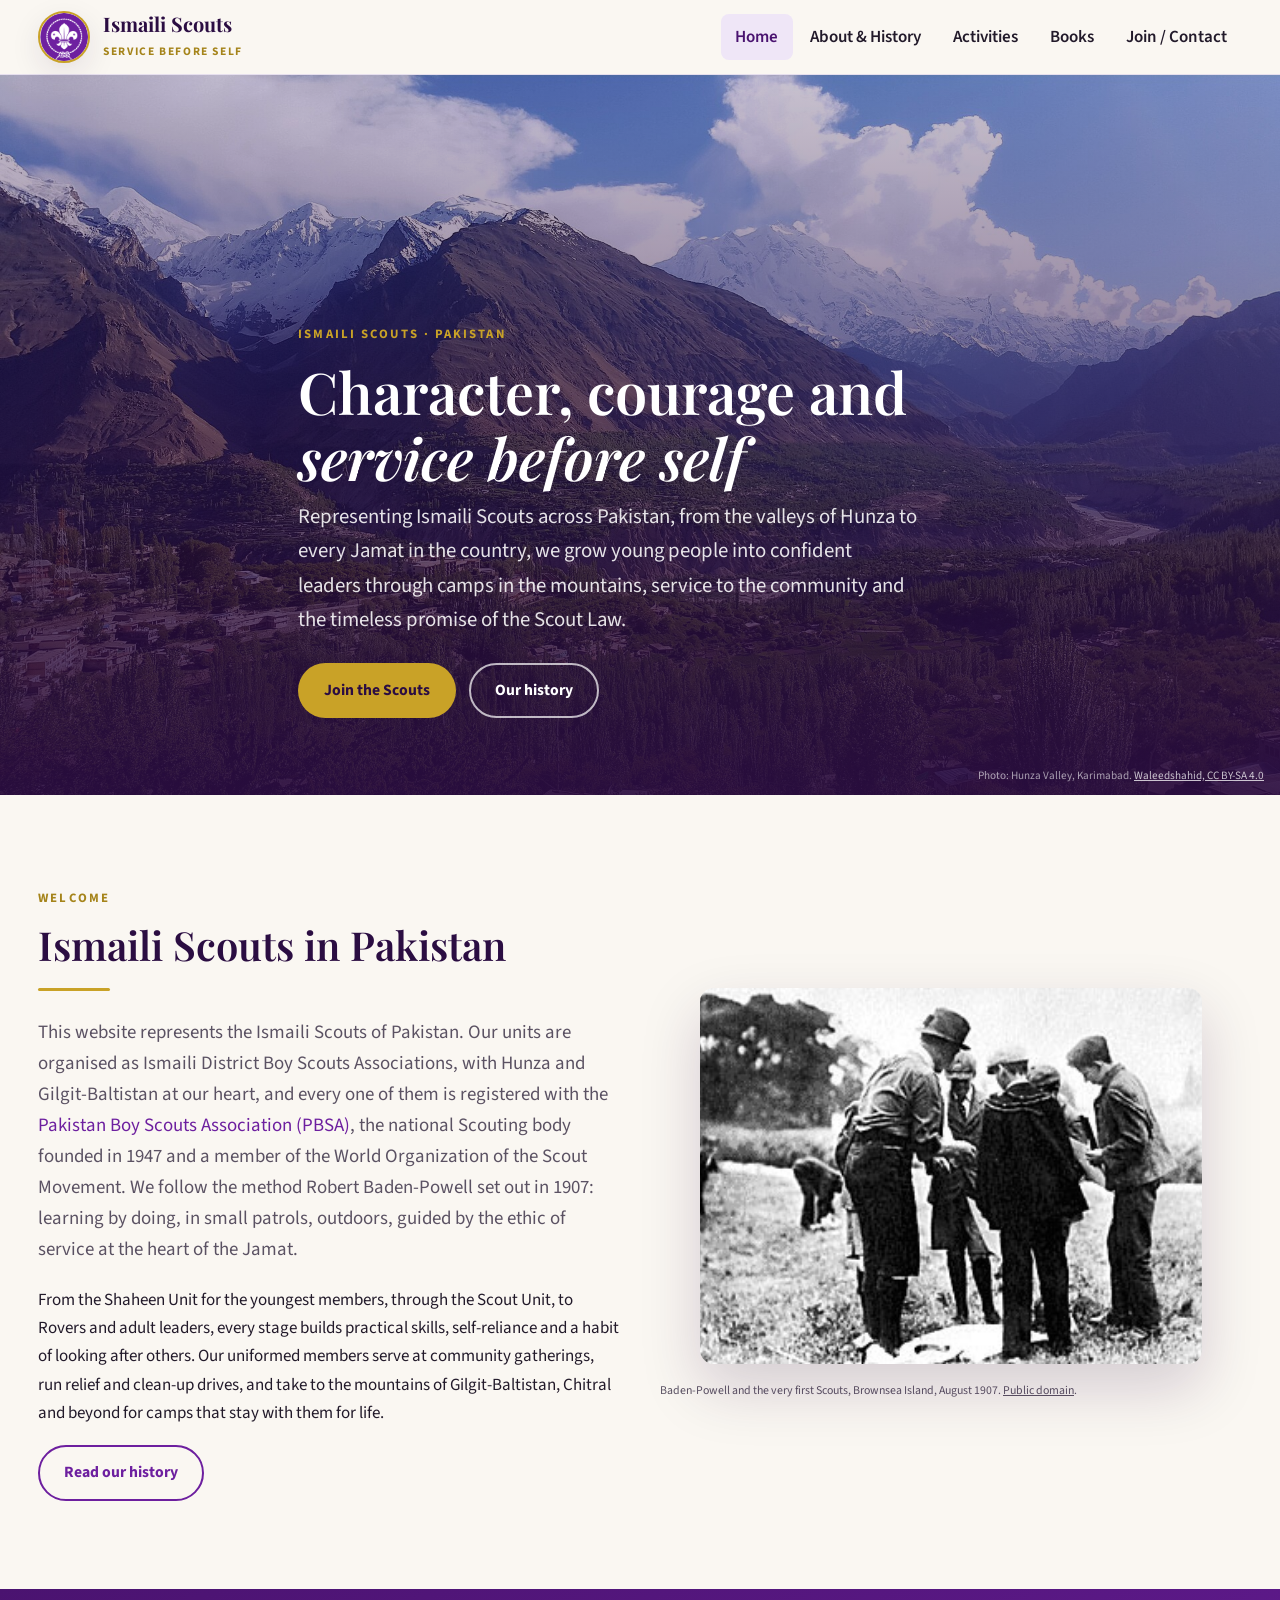
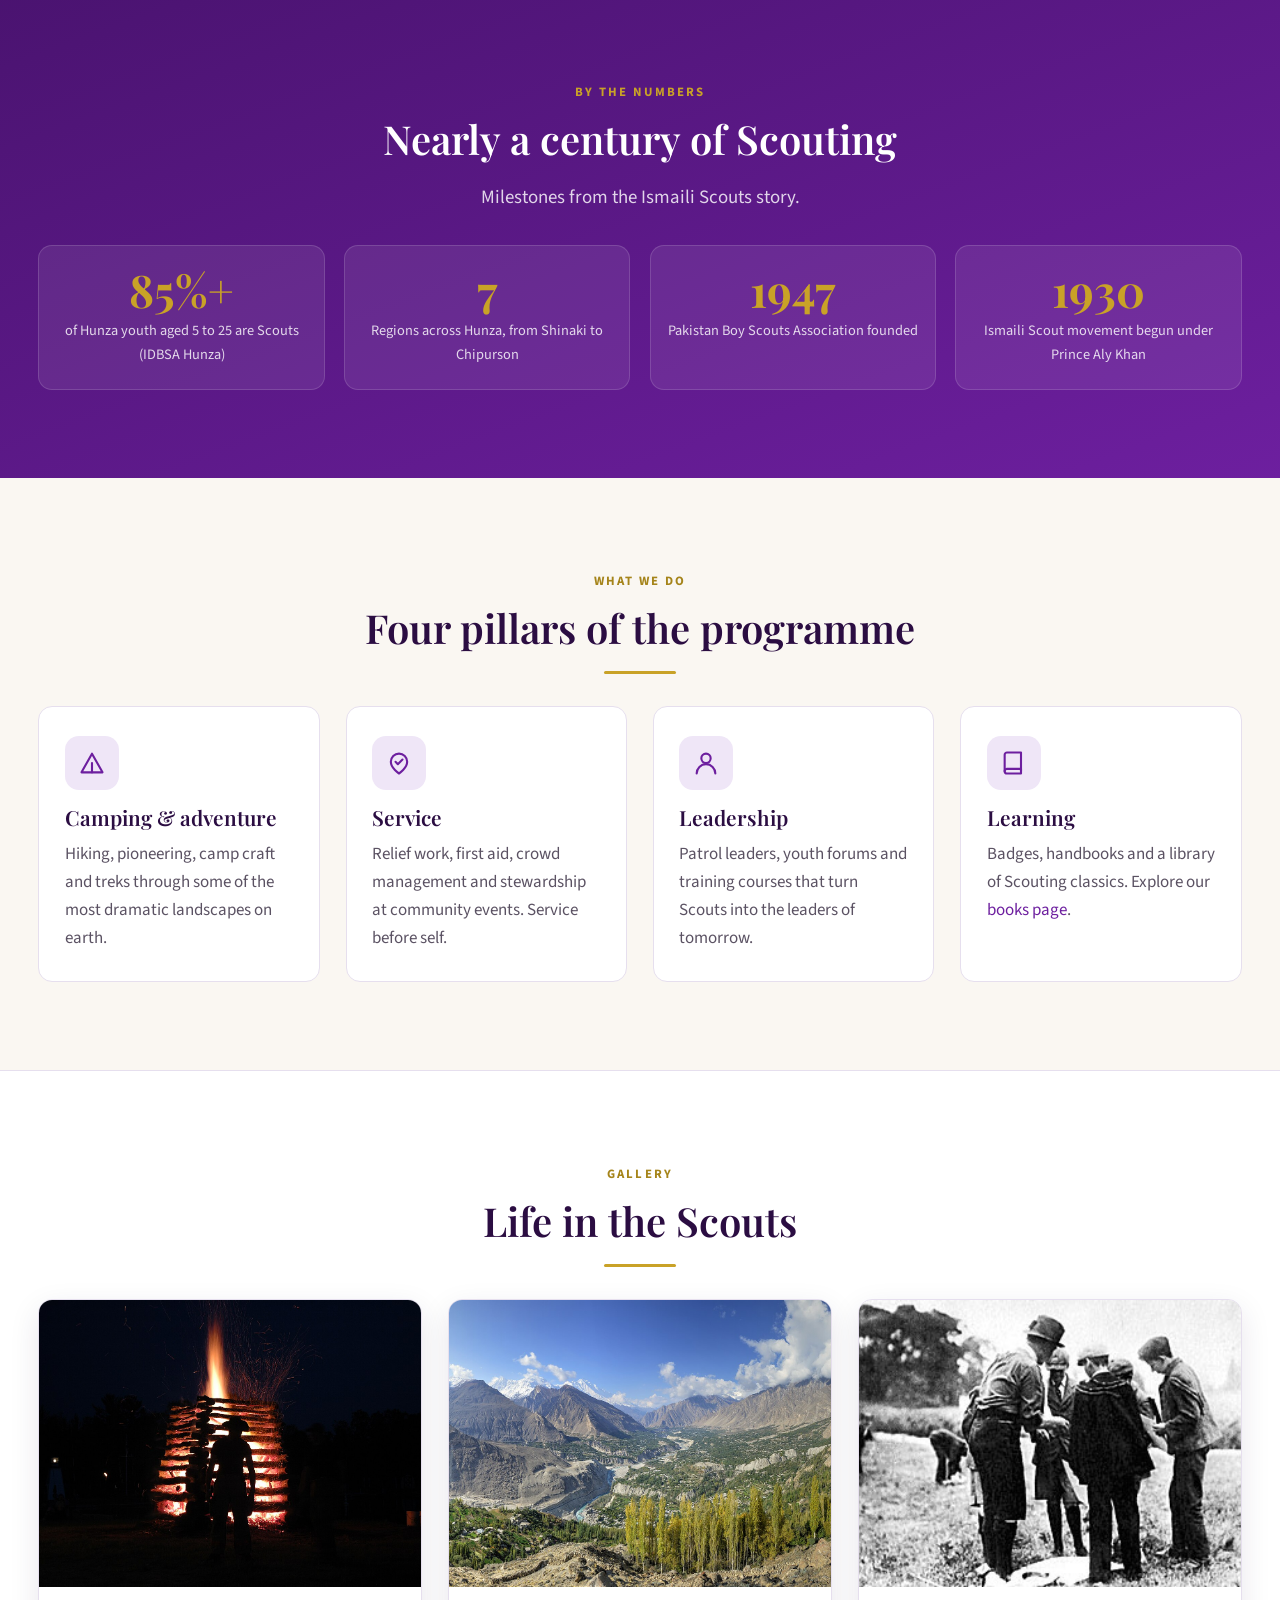
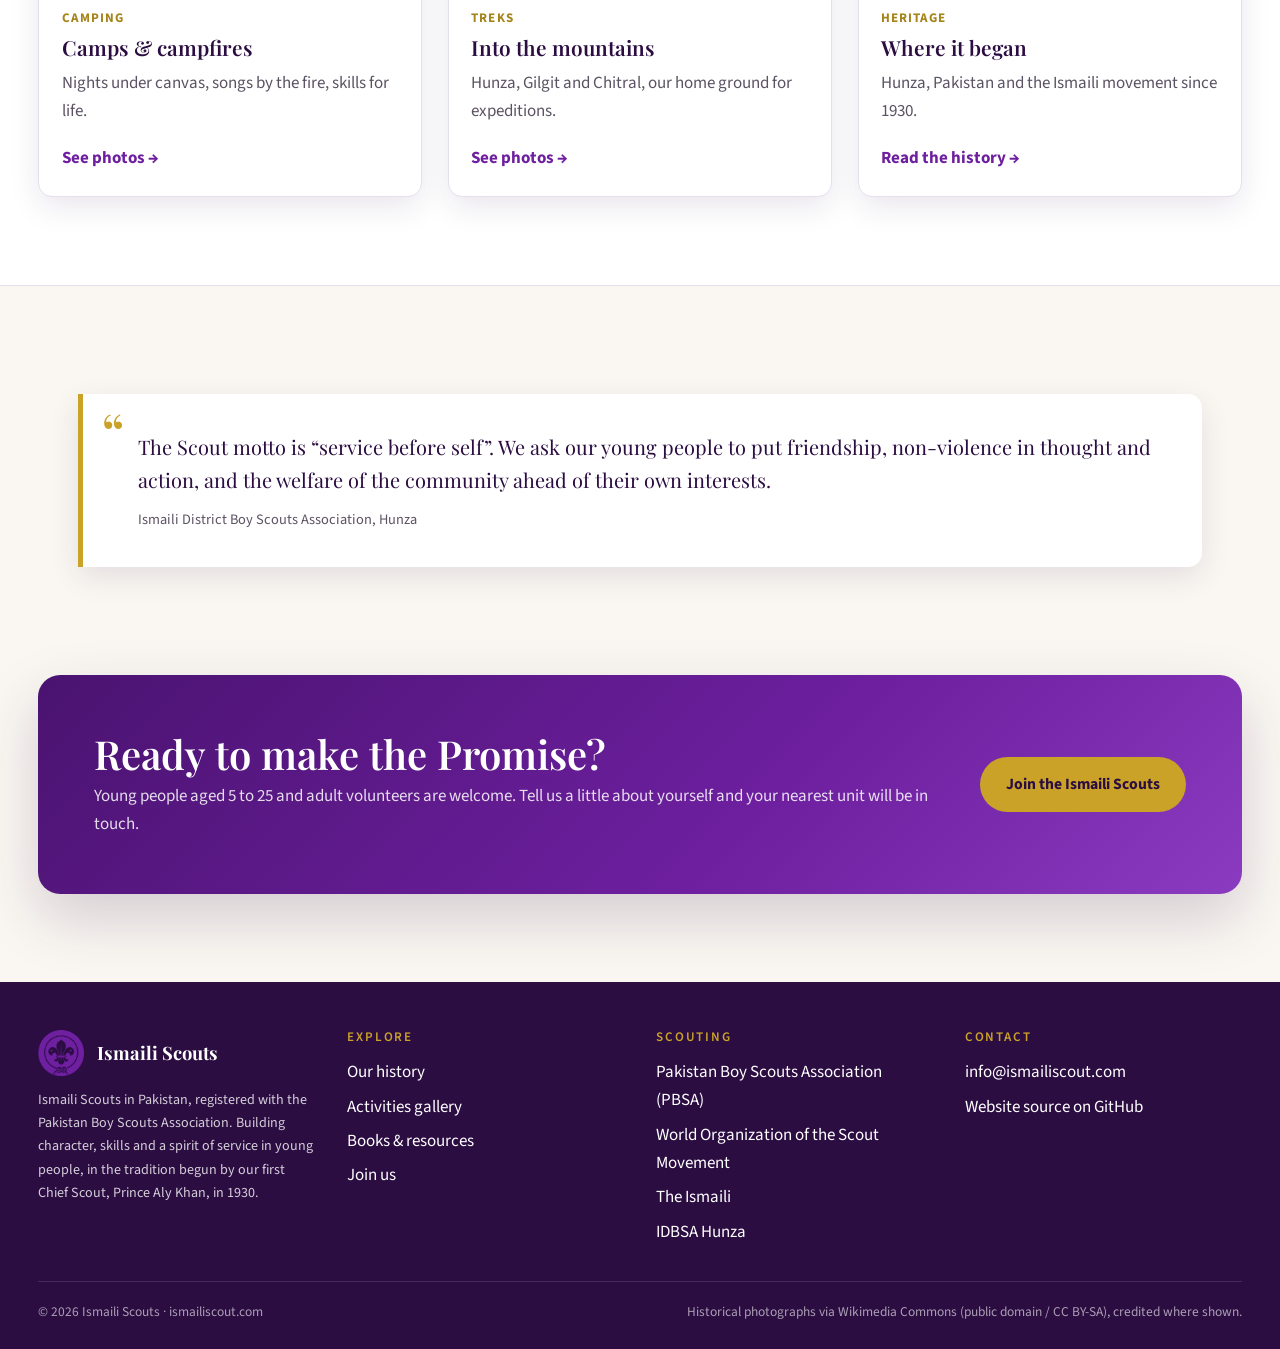
<file: public/index.html>
<!DOCTYPE html>
<html lang="en">
<head>
<meta charset="utf-8">
<meta name="viewport" content="width=device-width, initial-scale=1">
<title>Ismaili Scouts | Service before self</title>
<meta name="description" content="Ismaili Scouts in Pakistan: activities, history, books and how to join. Registered with the Pakistan Boy Scouts Association.">
<meta name="theme-color" content="#6d1f9f">
<link rel="icon" href="icons/favicon.ico" sizes="any">
<link rel="icon" type="image/png" sizes="32x32" href="icons/favicon-32.png">
<link rel="apple-touch-icon" href="icons/apple-touch-icon.png">
<link rel="manifest" href="site.webmanifest">
<meta property="og:title" content="Ismaili Scouts | Service before self">
<meta property="og:description" content="Ismaili Scouts in Pakistan: activities, history, books and how to join. Registered with the Pakistan Boy Scouts Association.">
<meta property="og:image" content="https://ismailiscout.com/icons/icon-512.png">
<meta property="og:type" content="website">
<link rel="preconnect" href="https://fonts.googleapis.com">
<link rel="preconnect" href="https://fonts.gstatic.com" crossorigin>
<link href="https://fonts.googleapis.com/css2?family=Playfair+Display:wght@500;600;700&family=Source+Sans+3:wght@400;600;700&display=swap" rel="stylesheet">
<link rel="stylesheet" href="css/style.css">

</head>
<body>
<a class="skip" href="#main">Skip to content</a>
<header class="site-header">
  <nav class="wrap nav" aria-label="Main">
    <a class="brand" href="index.html">
      <img src="icons/badge-round.png" alt="Ismaili Scouts badge">
      <span><span class="brand__name">Ismaili Scouts</span><span class="brand__tag">Service before self</span></span>
    </a>
    <button class="nav__toggle" aria-expanded="false" aria-controls="navlinks" aria-label="Open menu">
      <svg viewBox="0 0 24 24" fill="none" stroke="currentColor" stroke-width="2" stroke-linecap="round"><path d="M4 7h16M4 12h16M4 17h16"/></svg>
    </button>
    <ul class="nav__links" id="navlinks">
      <li><a href="index.html">Home</a></li>
      <li><a href="about.html">About &amp; History</a></li>
      <li><a href="activities.html">Activities</a></li>
      <li><a href="books.html">Books</a></li>
      <li><a href="contact.html">Join / Contact</a></li>
    </ul>
  </nav>
</header>
<main id="main">

<section class="hero">
  <img class="hero__bg" src="assets/images/hunza-karimabad.jpg" alt="Hunza Valley at Karimabad with snow-capped peaks" fetchpriority="high">
  <div class="wrap hero__inner">
    <span class="eyebrow" style="color:var(--gold)">Ismaili Scouts &middot; Pakistan</span>
    <h1>Character, courage and <em>service before self</em></h1>
    <p class="lead">Representing Ismaili Scouts across Pakistan, from the valleys of Hunza to every Jamat in the country, we grow young people into confident leaders through camps in the mountains, service to the community and the timeless promise of the Scout Law.</p>
    <div class="hero__actions">
      <a class="btn btn--primary" href="contact.html">Join the Scouts</a>
      <a class="btn btn--ghost" href="about.html">Our history</a>
    </div>
  </div>
  <span class="hero__credit">Photo: Hunza Valley, Karimabad. <a href="https://commons.wikimedia.org/wiki/File:Hunza_Valley_Karimabad.jpg" target="_blank" rel="noopener">Waleedshahid, CC BY-SA 4.0</a></span>
</section>

<section class="section">
  <div class="wrap">
    <div class="split">
      <div class="reveal">
        <span class="eyebrow">Welcome</span>
        <h2>Ismaili Scouts in Pakistan</h2>
        <div class="rule"></div>
        <p class="lead">This website represents the Ismaili Scouts of Pakistan. Our units are organised as Ismaili District Boy Scouts Associations, with Hunza and Gilgit-Baltistan at our heart, and every one of them is registered with the <a href="https://pakscouts.org/" target="_blank" rel="noopener">Pakistan Boy Scouts Association (PBSA)</a>, the national Scouting body founded in 1947 and a member of the World Organization of the Scout Movement. We follow the method Robert Baden-Powell set out in 1907: learning by doing, in small patrols, outdoors, guided by the ethic of service at the heart of the Jamat.</p>
        <p>From the Shaheen Unit for the youngest members, through the Scout Unit, to Rovers and adult leaders, every stage builds practical skills, self-reliance and a habit of looking after others. Our uniformed members serve at community gatherings, run relief and clean-up drives, and take to the mountains of Gilgit-Baltistan, Chitral and beyond for camps that stay with them for life.</p>
        <a class="btn btn--outline" href="about.html">Read our history</a>
      </div>
      <div class="reveal">
        <figure class="split__media">
          <img src="assets/images/brownsea-1907.jpg" alt="Robert Baden-Powell with the first Scouts at Brownsea Island, 1907">
        </figure>
        <p class="figcredit">Baden-Powell and the very first Scouts, Brownsea Island, August 1907. <a href="https://commons.wikimedia.org/wiki/File:BP_and_future_Scouts_at_Brownsea.jpg" target="_blank" rel="noopener">Public domain</a>.</p>
      </div>
    </div>
  </div>
</section>

<section class="section section--purple">
  <div class="wrap">
    <div class="center reveal">
      <span class="eyebrow">By the numbers</span>
      <h2>Nearly a century of Scouting</h2>
      <p class="lead">Milestones from the Ismaili Scouts story.</p>
    </div>
    <div class="stats mt-2 reveal">
      <div class="stat"><div class="stat__num">85%+</div><div class="stat__label">of Hunza youth aged 5 to 25 are Scouts (IDBSA Hunza)</div></div>
      <div class="stat"><div class="stat__num">7</div><div class="stat__label">Regions across Hunza, from Shinaki to Chipurson</div></div>
      <div class="stat"><div class="stat__num">1947</div><div class="stat__label">Pakistan Boy Scouts Association founded</div></div>
      <div class="stat"><div class="stat__num">1930</div><div class="stat__label">Ismaili Scout movement begun under Prince Aly Khan</div></div>
    </div>
  </div>
</section>

<section class="section">
  <div class="wrap">
    <div class="center reveal">
      <span class="eyebrow">What we do</span>
      <h2>Four pillars of the programme</h2>
      <div class="rule"></div>
    </div>
    <div class="grid grid--4 mt-2">
      <div class="pillar reveal">
        <div class="pillar__icon"><svg viewBox="0 0 24 24" fill="none" stroke="currentColor" stroke-width="1.8" stroke-linecap="round" stroke-linejoin="round"><path d="M3 20L12 4l9 16H3z"/><path d="M12 12v8"/></svg></div>
        <h3>Camping &amp; adventure</h3>
        <p>Hiking, pioneering, camp craft and treks through some of the most dramatic landscapes on earth.</p>
      </div>
      <div class="pillar reveal">
        <div class="pillar__icon"><svg viewBox="0 0 24 24" fill="none" stroke="currentColor" stroke-width="1.8" stroke-linecap="round" stroke-linejoin="round"><path d="M12 21s-7-4.5-7-10a7 7 0 0114 0c0 5.5-7 10-7 10z"/><path d="M9 11l2 2 4-4"/></svg></div>
        <h3>Service</h3>
        <p>Relief work, first aid, crowd management and stewardship at community events. Service before self.</p>
      </div>
      <div class="pillar reveal">
        <div class="pillar__icon"><svg viewBox="0 0 24 24" fill="none" stroke="currentColor" stroke-width="1.8" stroke-linecap="round" stroke-linejoin="round"><circle cx="12" cy="8" r="4"/><path d="M4 21a8 8 0 0116 0"/></svg></div>
        <h3>Leadership</h3>
        <p>Patrol leaders, youth forums and training courses that turn Scouts into the leaders of tomorrow.</p>
      </div>
      <div class="pillar reveal">
        <div class="pillar__icon"><svg viewBox="0 0 24 24" fill="none" stroke="currentColor" stroke-width="1.8" stroke-linecap="round" stroke-linejoin="round"><path d="M4 19V5a2 2 0 012-2h12v16"/><path d="M4 19a2 2 0 002 2h12v-4H6a2 2 0 00-2 2z"/></svg></div>
        <h3>Learning</h3>
        <p>Badges, handbooks and a library of Scouting classics. Explore our <a href="books.html">books page</a>.</p>
      </div>
    </div>
  </div>
</section>

<section class="section section--tint">
  <div class="wrap">
    <div class="center reveal">
      <span class="eyebrow">Gallery</span>
      <h2>Life in the Scouts</h2>
      <div class="rule"></div>
    </div>
    <div class="grid grid--3 mt-2">
      <a class="card reveal" href="activities.html">
        <div class="card__media"><img src="assets/images/scout-campfire.jpg" alt="Scouts around a campfire" loading="lazy"></div>
        <div class="card__body"><span class="card__meta">Camping</span><h3>Camps &amp; campfires</h3><p>Nights under canvas, songs by the fire, skills for life.</p><span class="card__link">See photos →</span></div>
      </a>
      <a class="card reveal" href="activities.html">
        <div class="card__media"><img src="assets/images/hunza-eagles-nest.jpg" alt="Hunza Valley from Eagle's Nest" loading="lazy"></div>
        <div class="card__body"><span class="card__meta">Treks</span><h3>Into the mountains</h3><p>Hunza, Gilgit and Chitral, our home ground for expeditions.</p><span class="card__link">See photos →</span></div>
      </a>
      <a class="card reveal" href="about.html">
        <div class="card__media"><img src="assets/images/brownsea-1907.jpg" alt="First Scout camp, 1907" loading="lazy"></div>
        <div class="card__body"><span class="card__meta">Heritage</span><h3>Where it began</h3><p>Hunza, Pakistan and the Ismaili movement since 1930.</p><span class="card__link">Read the history →</span></div>
      </a>
    </div>
  </div>
</section>

<section class="section">
  <div class="wrap">
    <blockquote class="quote reveal">
      The Scout motto is “service before self”. We ask our young people to put friendship, non-violence in thought and action, and the welfare of the community ahead of their own interests.
      <cite>Ismaili District Boy Scouts Association, Hunza</cite>
    </blockquote>
  </div>
</section>

<section class="section" style="padding-top:0">
  <div class="wrap">
    <div class="cta reveal">
      <div>
        <h2>Ready to make the Promise?</h2>
        <p>Young people aged 5 to 25 and adult volunteers are welcome. Tell us a little about yourself and your nearest unit will be in touch.</p>
      </div>
      <a class="btn btn--primary" href="contact.html">Join the Ismaili Scouts</a>
    </div>
  </div>
</section>

</main>
<footer class="site-footer">
  <div class="wrap">
    <div class="footer-grid">
      <div>
        <div class="footer-brand"><img src="icons/badge-round.png" alt=""><strong>Ismaili Scouts</strong></div>
        <p class="small">Ismaili Scouts in Pakistan, registered with the Pakistan Boy Scouts Association. Building character, skills and a spirit of service in young people, in the tradition begun by our first Chief Scout, Prince Aly Khan, in 1930.</p>
      </div>
      <div>
        <h4>Explore</h4>
        <ul>
          <li><a href="about.html">Our history</a></li>
          <li><a href="activities.html">Activities gallery</a></li>
          <li><a href="books.html">Books &amp; resources</a></li>
          <li><a href="contact.html">Join us</a></li>
        </ul>
      </div>
      <div>
        <h4>Scouting</h4>
        <ul>
          <li><a href="https://pakscouts.org/" target="_blank" rel="noopener">Pakistan Boy Scouts Association (PBSA)</a></li>
          <li><a href="https://www.scout.org/" target="_blank" rel="noopener">World Organization of the Scout Movement</a></li>
          <li><a href="https://the.ismaili/" target="_blank" rel="noopener">The Ismaili</a></li>
          <li><a href="https://idbsahunza.wixsite.com/idbsahunza" target="_blank" rel="noopener">IDBSA Hunza</a></li>
        </ul>
      </div>
      <div>
        <h4>Contact</h4>
        <ul>
          <li><a href="mailto:info@ismailiscout.com">info@ismailiscout.com</a></li>
          <li><a href="https://github.com/AhtismAly/scouts" target="_blank" rel="noopener">Website source on GitHub</a></li>
        </ul>
      </div>
    </div>
    <div class="footer-bottom">
      <span>&copy; <span id="year"></span> Ismaili Scouts &middot; ismailiscout.com</span>
      <span>Historical photographs via Wikimedia Commons (public domain / CC BY-SA), credited where shown.</span>
    </div>
  </div>
</footer>
<script src="js/main.js"></script>
</body>
</html>
</file>
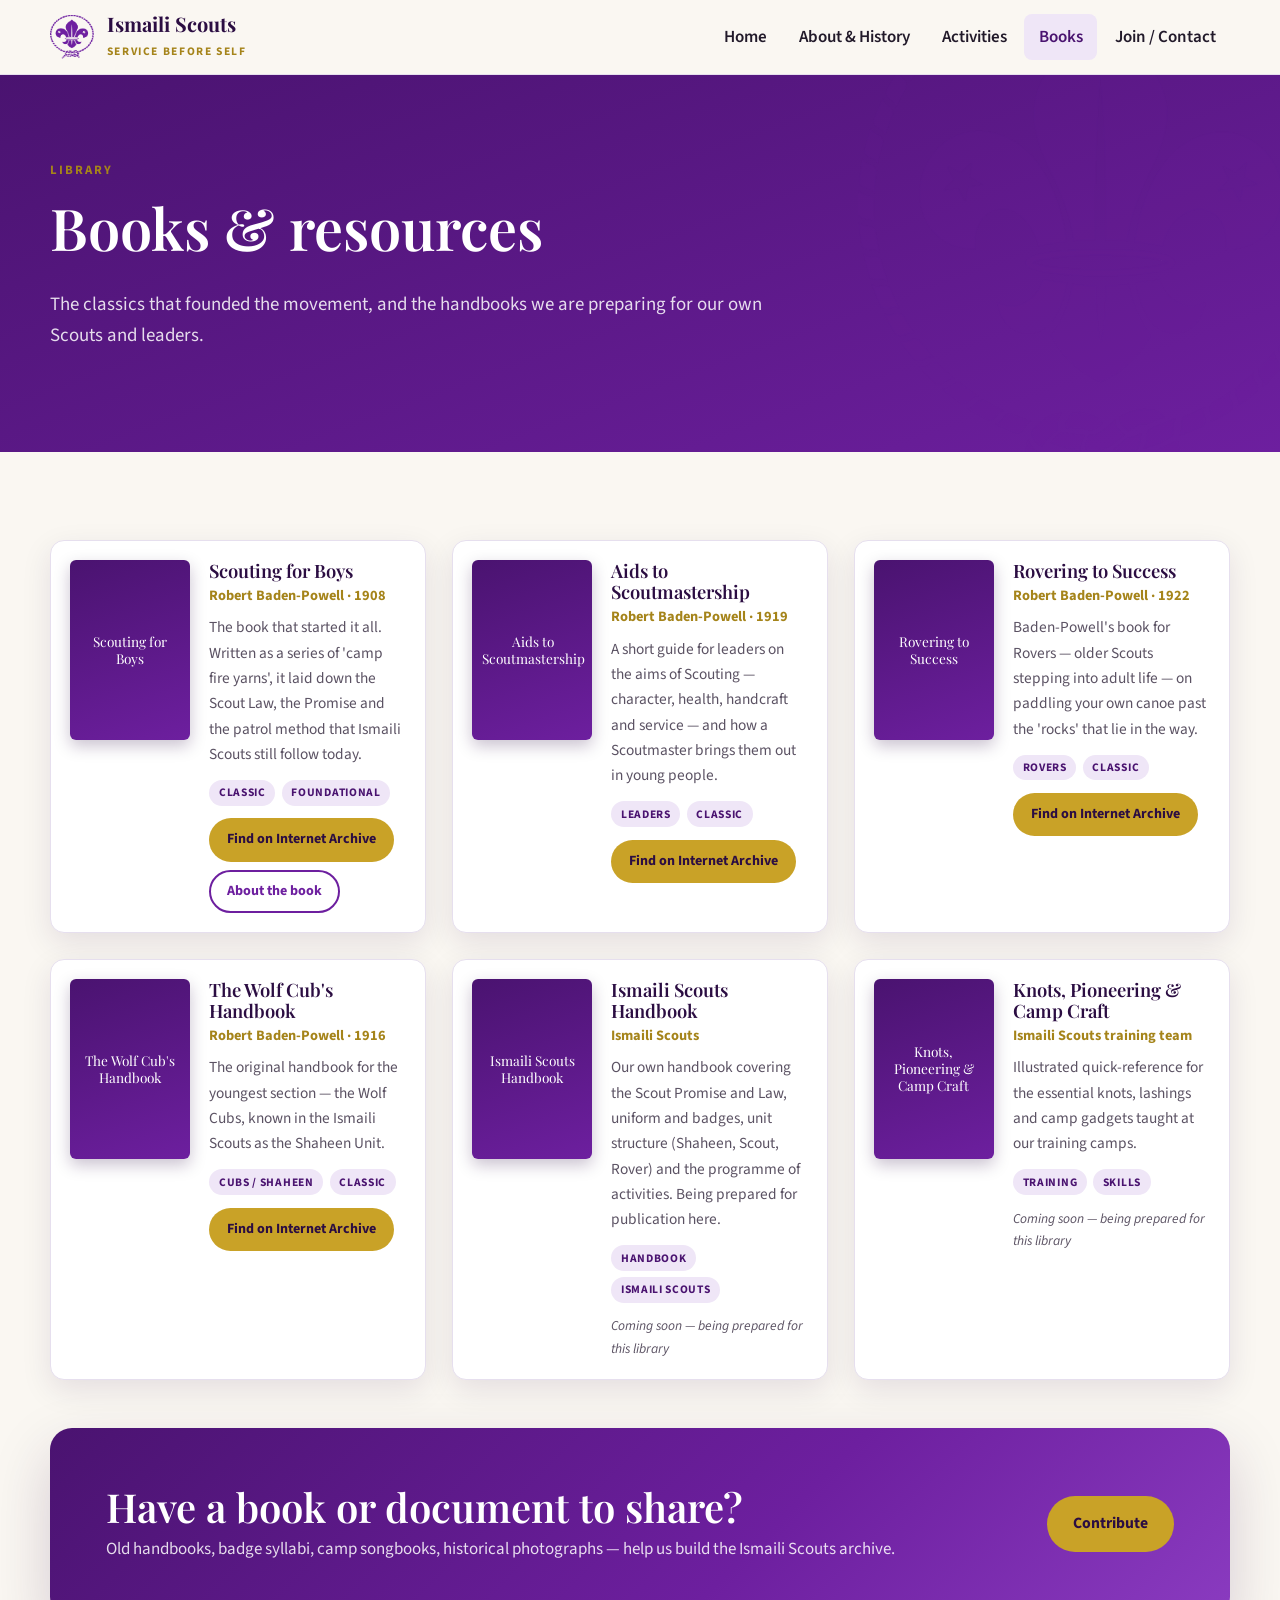
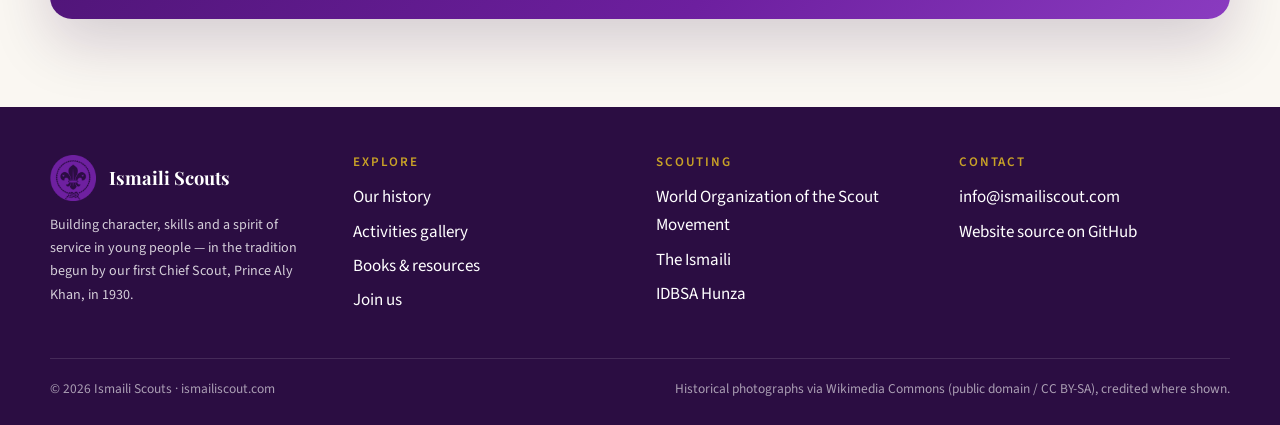
<file: books.html>
<!DOCTYPE html>
<html lang="en">
<head>
<meta charset="utf-8">
<meta name="viewport" content="width=device-width, initial-scale=1">
<title>Books & Resources — Ismaili Scouts</title>
<meta name="description" content="Scouting books and resources: Baden-Powell's classics and Ismaili Scouts handbooks and training material.">
<meta name="theme-color" content="#6d1f9f">
<link rel="icon" href="icons/favicon.ico" sizes="any">
<link rel="icon" type="image/png" sizes="32x32" href="icons/favicon-32.png">
<link rel="apple-touch-icon" href="icons/apple-touch-icon.png">
<link rel="manifest" href="site.webmanifest">
<meta property="og:title" content="Books & Resources — Ismaili Scouts">
<meta property="og:description" content="Scouting books and resources: Baden-Powell's classics and Ismaili Scouts handbooks and training material.">
<meta property="og:image" content="https://ismailiscout.com/icons/icon-512.png">
<meta property="og:type" content="website">
<link rel="preconnect" href="https://fonts.googleapis.com">
<link rel="preconnect" href="https://fonts.gstatic.com" crossorigin>
<link href="https://fonts.googleapis.com/css2?family=Playfair+Display:wght@500;600;700&family=Source+Sans+3:wght@400;600;700&display=swap" rel="stylesheet">
<link rel="stylesheet" href="css/style.css">

</head>
<body>
<a class="skip" href="#main">Skip to content</a>
<header class="site-header">
  <nav class="wrap nav" aria-label="Main">
    <a class="brand" href="index.html">
      <img src="icons/badge.png" alt="Ismaili Scouts badge">
      <span><span class="brand__name">Ismaili Scouts</span><span class="brand__tag">Service before self</span></span>
    </a>
    <button class="nav__toggle" aria-expanded="false" aria-controls="navlinks" aria-label="Open menu">
      <svg viewBox="0 0 24 24" fill="none" stroke="currentColor" stroke-width="2" stroke-linecap="round"><path d="M4 7h16M4 12h16M4 17h16"/></svg>
    </button>
    <ul class="nav__links" id="navlinks">
      <li><a href="index.html">Home</a></li>
      <li><a href="about.html">About &amp; History</a></li>
      <li><a href="activities.html">Activities</a></li>
      <li><a href="books.html">Books</a></li>
      <li><a href="contact.html">Join / Contact</a></li>
    </ul>
  </nav>
</header>
<main id="main">

<section class="page-hero">
  <div class="wrap">
    <span class="eyebrow">Library</span>
    <h1>Books &amp; resources</h1>
    <p class="lead">The classics that founded the movement, and the handbooks we are preparing for our own Scouts and leaders.</p>
  </div>
</section>
<section class="section">
  <div class="wrap">
    <div class="grid grid--2" id="books"></div>
    <div class="cta mt-2 reveal" style="margin-top:3rem">
      <div>
        <h2>Have a book or document to share?</h2>
        <p>Old handbooks, badge syllabi, camp songbooks, historical photographs — help us build the Ismaili Scouts archive.</p>
      </div>
      <a class="btn btn--primary" href="contact.html">Contribute</a>
    </div>
  </div>
</section>

</main>
<footer class="site-footer">
  <div class="wrap">
    <div class="footer-grid">
      <div>
        <div class="footer-brand"><img src="icons/badge-round.png" alt=""><strong>Ismaili Scouts</strong></div>
        <p class="small">Building character, skills and a spirit of service in young people — in the tradition begun by our first Chief Scout, Prince Aly Khan, in 1930.</p>
      </div>
      <div>
        <h4>Explore</h4>
        <ul>
          <li><a href="about.html">Our history</a></li>
          <li><a href="activities.html">Activities gallery</a></li>
          <li><a href="books.html">Books &amp; resources</a></li>
          <li><a href="contact.html">Join us</a></li>
        </ul>
      </div>
      <div>
        <h4>Scouting</h4>
        <ul>
          <li><a href="https://www.scout.org/" target="_blank" rel="noopener">World Organization of the Scout Movement</a></li>
          <li><a href="https://the.ismaili/" target="_blank" rel="noopener">The Ismaili</a></li>
          <li><a href="https://idbsahunza.wixsite.com/idbsahunza" target="_blank" rel="noopener">IDBSA Hunza</a></li>
        </ul>
      </div>
      <div>
        <h4>Contact</h4>
        <ul>
          <li><a href="mailto:info@ismailiscout.com">info@ismailiscout.com</a></li>
          <li><a href="https://github.com/AhtismAly/scouts" target="_blank" rel="noopener">Website source on GitHub</a></li>
        </ul>
      </div>
    </div>
    <div class="footer-bottom">
      <span>&copy; <span id="year"></span> Ismaili Scouts &middot; ismailiscout.com</span>
      <span>Historical photographs via Wikimedia Commons (public domain / CC BY-SA), credited where shown.</span>
    </div>
  </div>
</footer>
<script src="data/books.js"></script>
<script src="js/books.js"></script>
<script src="js/main.js"></script>
</body>
</html>
</file>
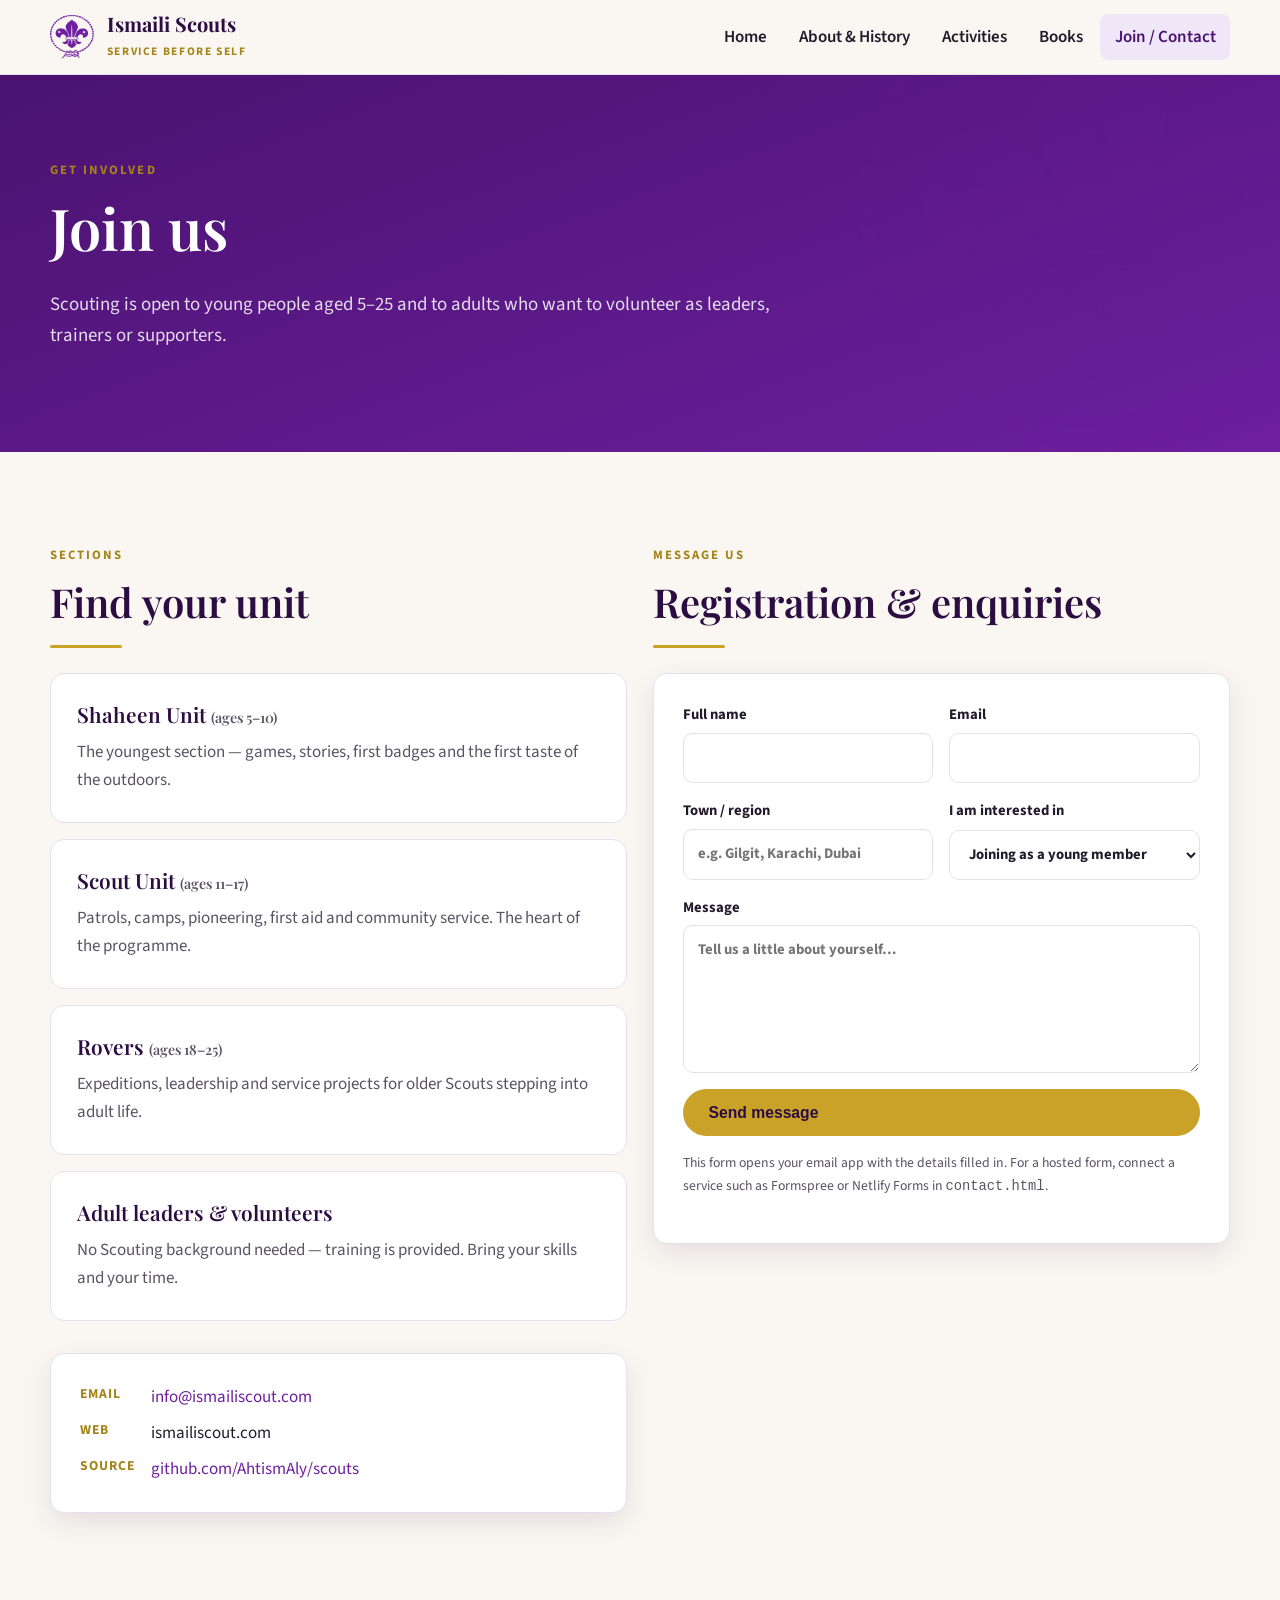
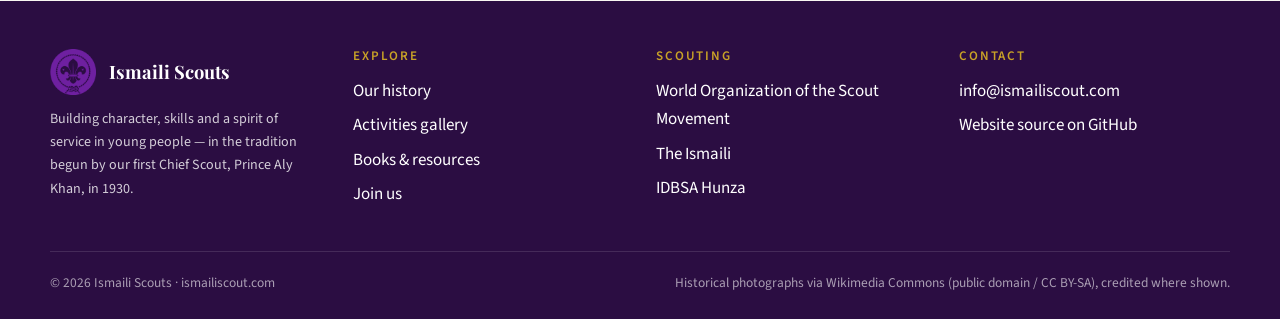
<file: contact.html>
<!DOCTYPE html>
<html lang="en">
<head>
<meta charset="utf-8">
<meta name="viewport" content="width=device-width, initial-scale=1">
<title>Join / Contact — Ismaili Scouts</title>
<meta name="description" content="Join the Ismaili Scouts as a young member or adult volunteer, or get in touch with us.">
<meta name="theme-color" content="#6d1f9f">
<link rel="icon" href="icons/favicon.ico" sizes="any">
<link rel="icon" type="image/png" sizes="32x32" href="icons/favicon-32.png">
<link rel="apple-touch-icon" href="icons/apple-touch-icon.png">
<link rel="manifest" href="site.webmanifest">
<meta property="og:title" content="Join / Contact — Ismaili Scouts">
<meta property="og:description" content="Join the Ismaili Scouts as a young member or adult volunteer, or get in touch with us.">
<meta property="og:image" content="https://ismailiscout.com/icons/icon-512.png">
<meta property="og:type" content="website">
<link rel="preconnect" href="https://fonts.googleapis.com">
<link rel="preconnect" href="https://fonts.gstatic.com" crossorigin>
<link href="https://fonts.googleapis.com/css2?family=Playfair+Display:wght@500;600;700&family=Source+Sans+3:wght@400;600;700&display=swap" rel="stylesheet">
<link rel="stylesheet" href="css/style.css">

</head>
<body>
<a class="skip" href="#main">Skip to content</a>
<header class="site-header">
  <nav class="wrap nav" aria-label="Main">
    <a class="brand" href="index.html">
      <img src="icons/badge.png" alt="Ismaili Scouts badge">
      <span><span class="brand__name">Ismaili Scouts</span><span class="brand__tag">Service before self</span></span>
    </a>
    <button class="nav__toggle" aria-expanded="false" aria-controls="navlinks" aria-label="Open menu">
      <svg viewBox="0 0 24 24" fill="none" stroke="currentColor" stroke-width="2" stroke-linecap="round"><path d="M4 7h16M4 12h16M4 17h16"/></svg>
    </button>
    <ul class="nav__links" id="navlinks">
      <li><a href="index.html">Home</a></li>
      <li><a href="about.html">About &amp; History</a></li>
      <li><a href="activities.html">Activities</a></li>
      <li><a href="books.html">Books</a></li>
      <li><a href="contact.html">Join / Contact</a></li>
    </ul>
  </nav>
</header>
<main id="main">

<section class="page-hero">
  <div class="wrap">
    <span class="eyebrow">Get involved</span>
    <h1>Join us</h1>
    <p class="lead">Scouting is open to young people aged 5–25 and to adults who want to volunteer as leaders, trainers or supporters.</p>
  </div>
</section>
<section class="section">
  <div class="wrap grid grid--2" style="align-items:start">
    <div class="reveal">
      <span class="eyebrow">Sections</span>
      <h2>Find your unit</h2>
      <div class="rule"></div>
      <div class="grid" style="gap:1rem">
        <div class="pillar"><h3>Shaheen Unit <span class="muted small">(ages 5–10)</span></h3><p>The youngest section — games, stories, first badges and the first taste of the outdoors.</p></div>
        <div class="pillar"><h3>Scout Unit <span class="muted small">(ages 11–17)</span></h3><p>Patrols, camps, pioneering, first aid and community service. The heart of the programme.</p></div>
        <div class="pillar"><h3>Rovers <span class="muted small">(ages 18–25)</span></h3><p>Expeditions, leadership and service projects for older Scouts stepping into adult life.</p></div>
        <div class="pillar"><h3>Adult leaders &amp; volunteers</h3><p>No Scouting background needed — training is provided. Bring your skills and your time.</p></div>
      </div>
      <div class="contact-card mt-2">
        <dl>
          <dt>Email</dt><dd><a href="mailto:info@ismailiscout.com">info@ismailiscout.com</a></dd>
          <dt>Web</dt><dd>ismailiscout.com</dd>
          <dt>Source</dt><dd><a href="https://github.com/AhtismAly/scouts" target="_blank" rel="noopener">github.com/AhtismAly/scouts</a></dd>
        </dl>
      </div>
    </div>
    <div class="reveal">
      <span class="eyebrow">Message us</span>
      <h2>Registration &amp; enquiries</h2>
      <div class="rule"></div>
      <form class="form contact-card" action="mailto:info@ismailiscout.com" method="post" enctype="text/plain">
        <div class="form__row">
          <label>Full name<input type="text" name="name" required autocomplete="name"></label>
          <label>Email<input type="email" name="email" required autocomplete="email"></label>
        </div>
        <div class="form__row">
          <label>Town / region<input type="text" name="region" placeholder="e.g. Gilgit, Karachi, Dubai"></label>
          <label>I am interested in
            <select name="interest">
              <option>Joining as a young member</option>
              <option>Volunteering as an adult leader</option>
              <option>Sharing photos / documents</option>
              <option>Something else</option>
            </select>
          </label>
        </div>
        <label>Message<textarea name="message" rows="5" placeholder="Tell us a little about yourself…"></textarea></label>
        <button class="btn btn--primary" type="submit">Send message</button>
        <p class="form__note">This form opens your email app with the details filled in. For a hosted form, connect a service such as Formspree or Netlify Forms in <code>contact.html</code>.</p>
      </form>
    </div>
  </div>
</section>

</main>
<footer class="site-footer">
  <div class="wrap">
    <div class="footer-grid">
      <div>
        <div class="footer-brand"><img src="icons/badge-round.png" alt=""><strong>Ismaili Scouts</strong></div>
        <p class="small">Building character, skills and a spirit of service in young people — in the tradition begun by our first Chief Scout, Prince Aly Khan, in 1930.</p>
      </div>
      <div>
        <h4>Explore</h4>
        <ul>
          <li><a href="about.html">Our history</a></li>
          <li><a href="activities.html">Activities gallery</a></li>
          <li><a href="books.html">Books &amp; resources</a></li>
          <li><a href="contact.html">Join us</a></li>
        </ul>
      </div>
      <div>
        <h4>Scouting</h4>
        <ul>
          <li><a href="https://www.scout.org/" target="_blank" rel="noopener">World Organization of the Scout Movement</a></li>
          <li><a href="https://the.ismaili/" target="_blank" rel="noopener">The Ismaili</a></li>
          <li><a href="https://idbsahunza.wixsite.com/idbsahunza" target="_blank" rel="noopener">IDBSA Hunza</a></li>
        </ul>
      </div>
      <div>
        <h4>Contact</h4>
        <ul>
          <li><a href="mailto:info@ismailiscout.com">info@ismailiscout.com</a></li>
          <li><a href="https://github.com/AhtismAly/scouts" target="_blank" rel="noopener">Website source on GitHub</a></li>
        </ul>
      </div>
    </div>
    <div class="footer-bottom">
      <span>&copy; <span id="year"></span> Ismaili Scouts &middot; ismailiscout.com</span>
      <span>Historical photographs via Wikimedia Commons (public domain / CC BY-SA), credited where shown.</span>
    </div>
  </div>
</footer>
<script src="js/main.js"></script>
</body>
</html>
</file>
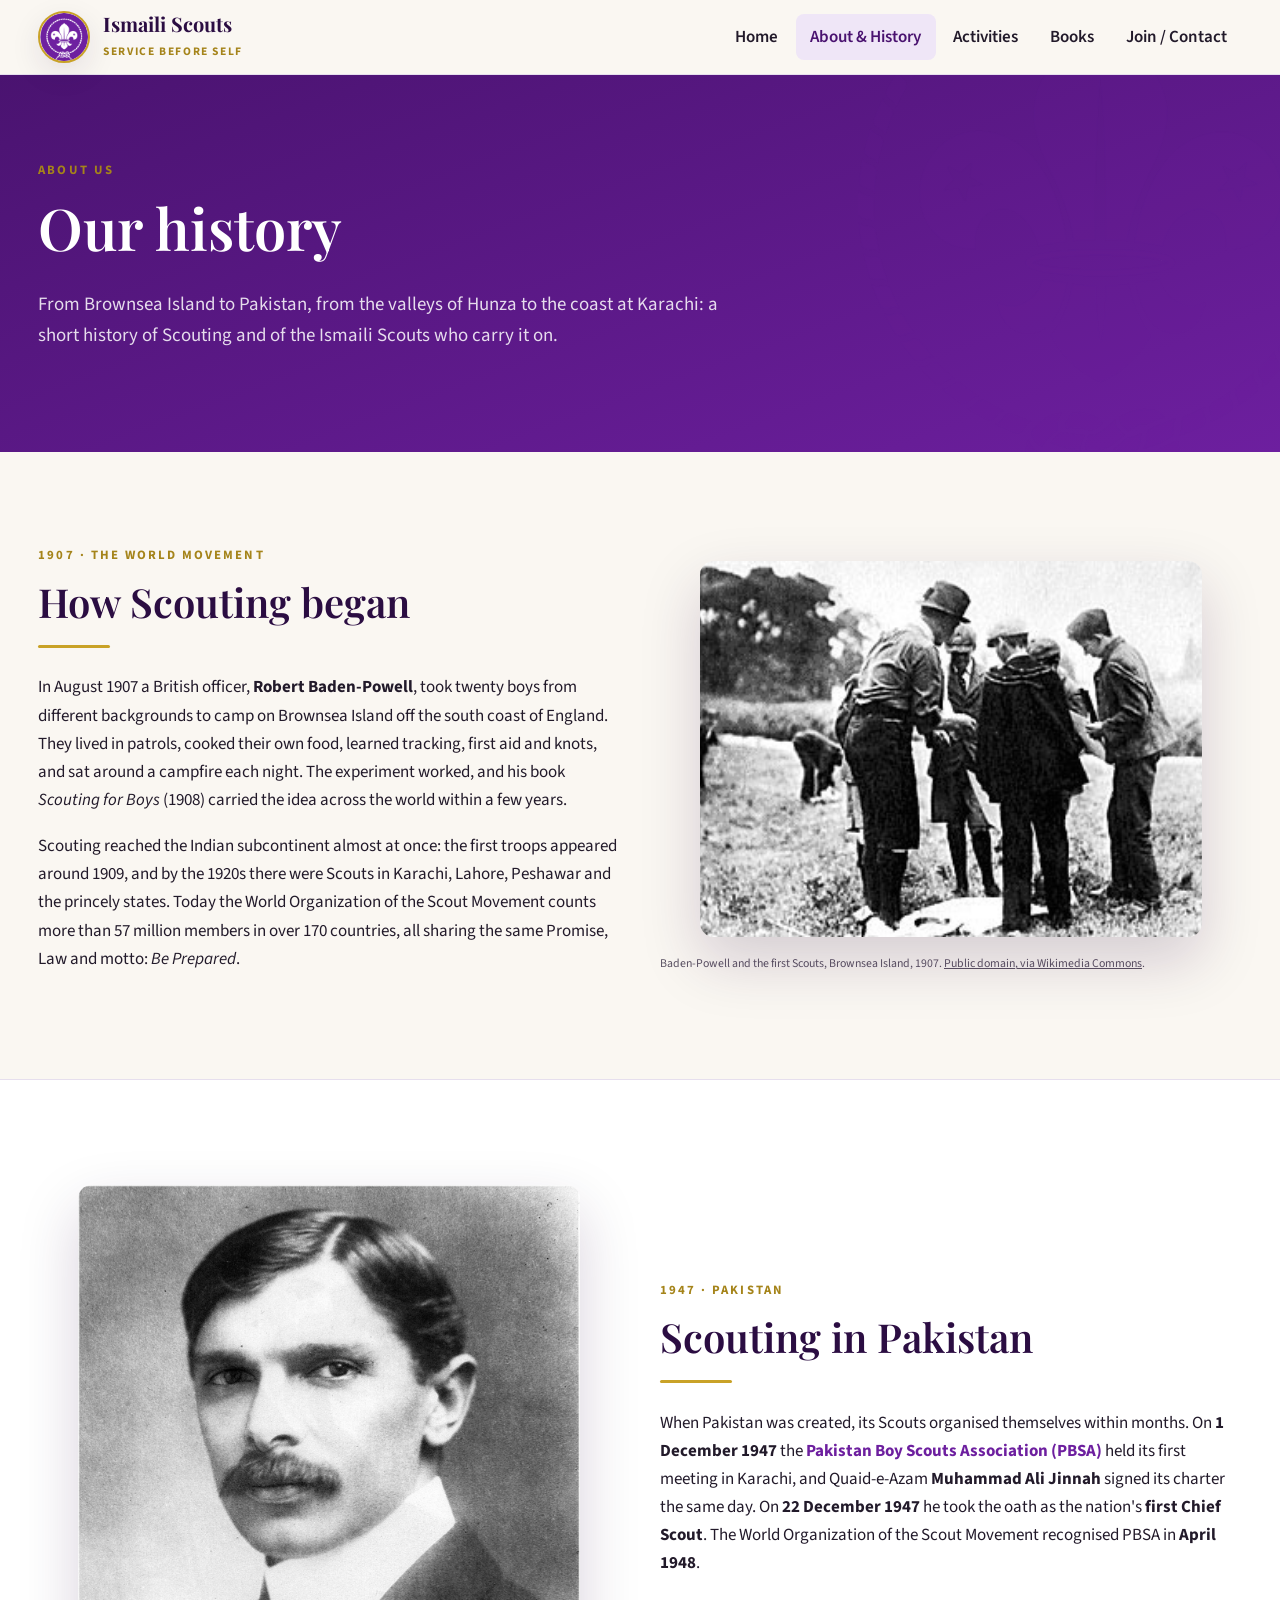
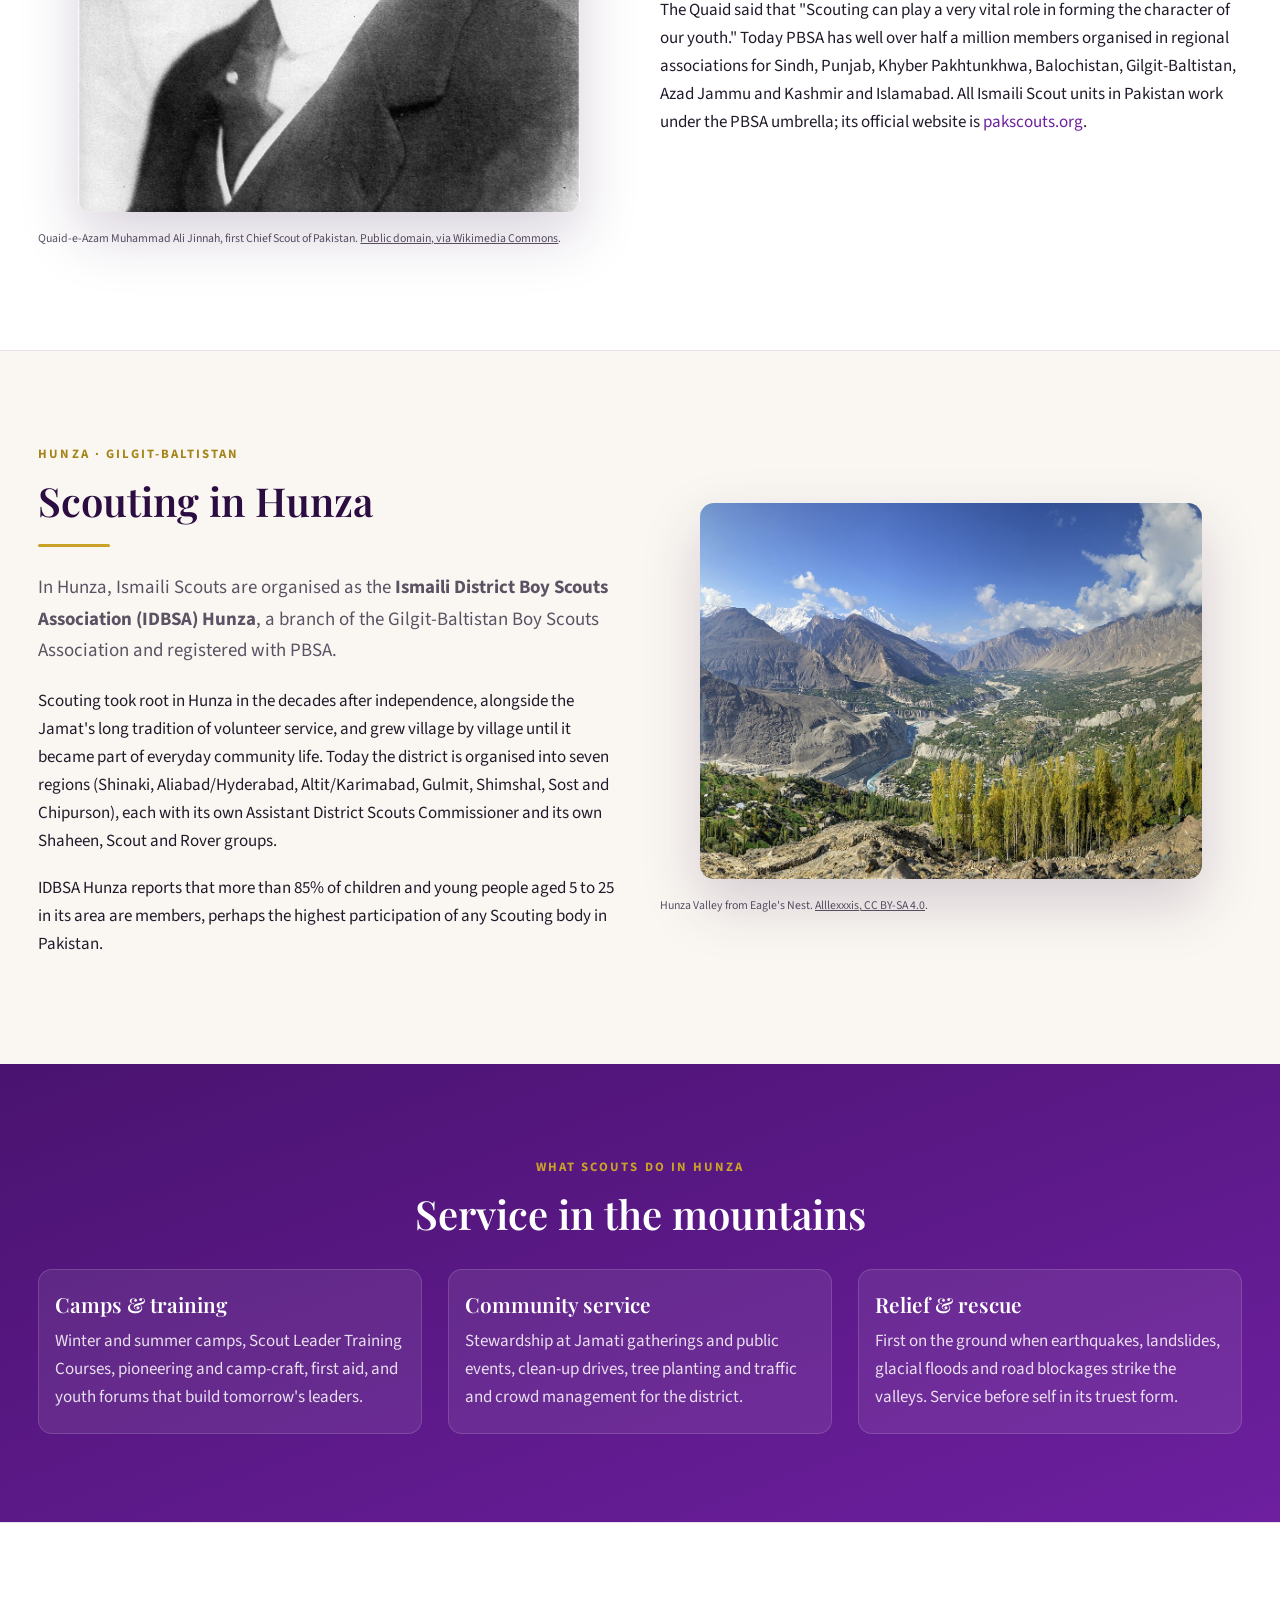
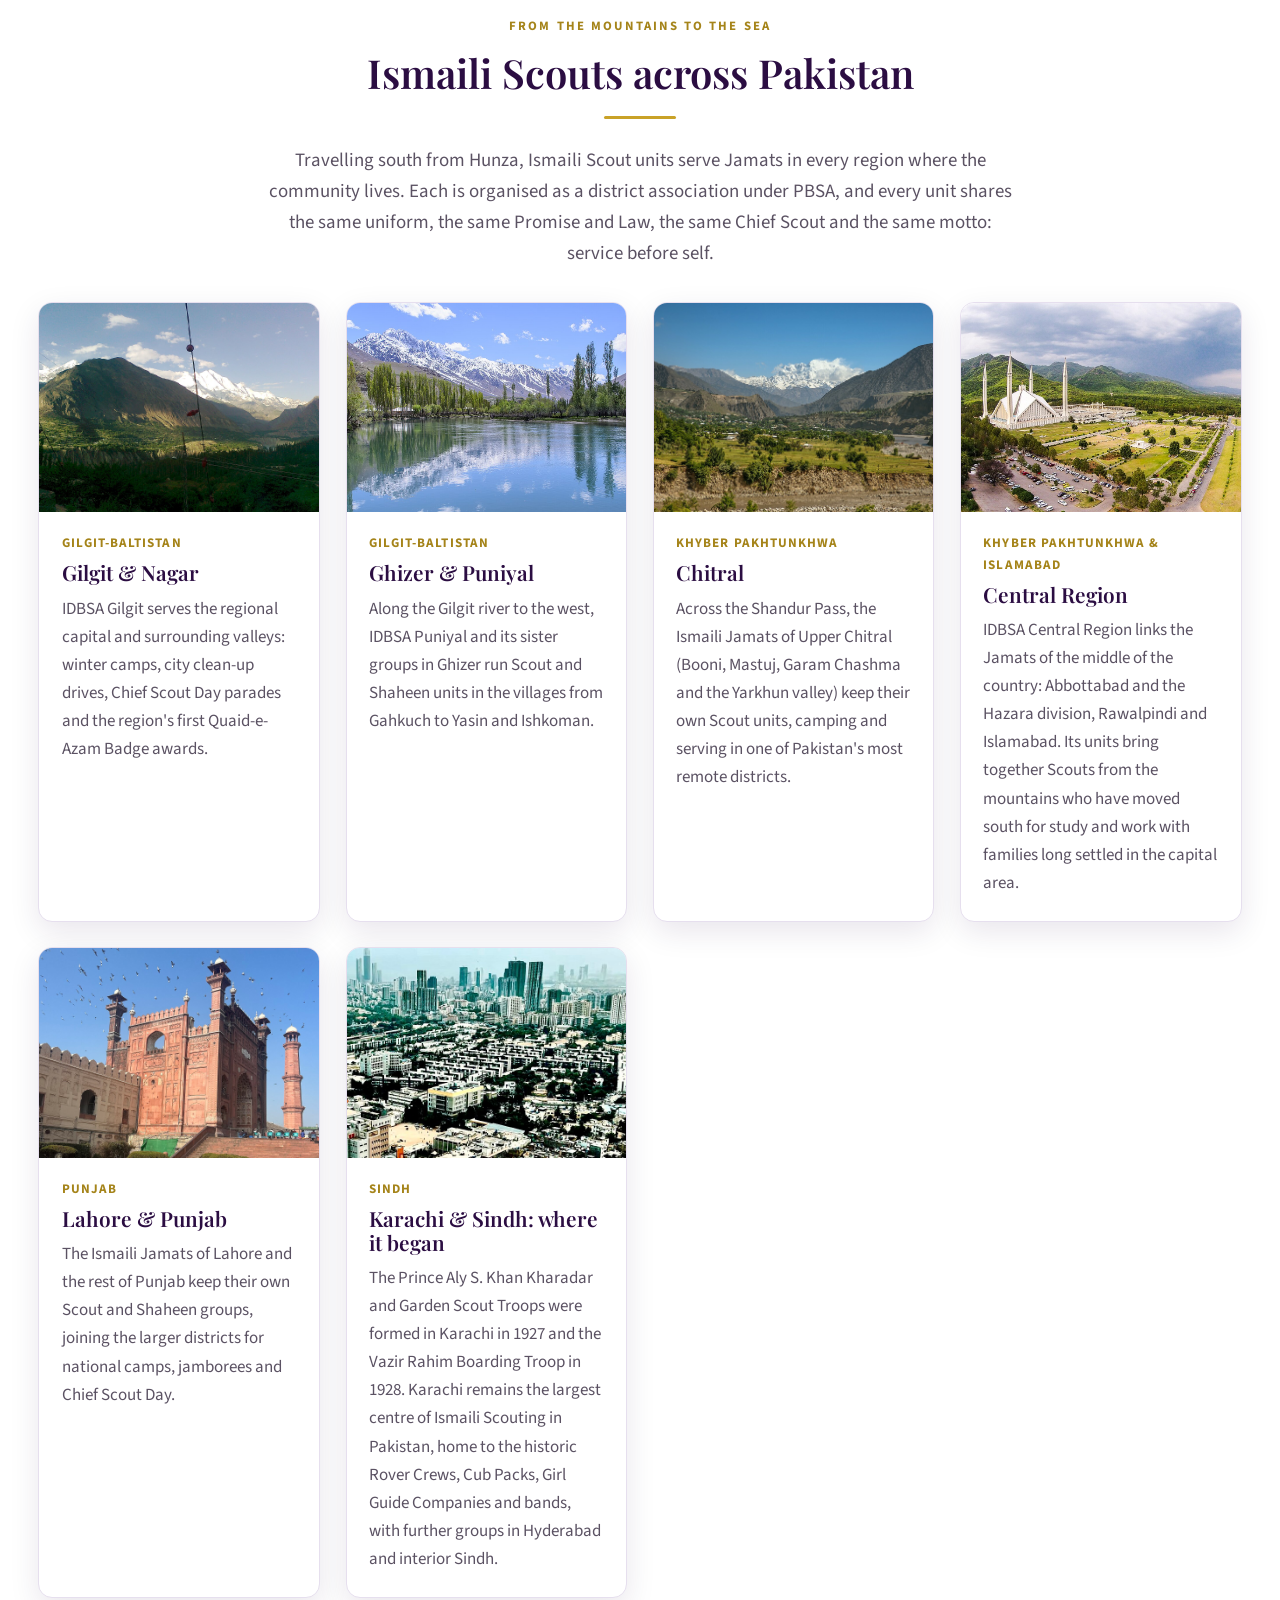
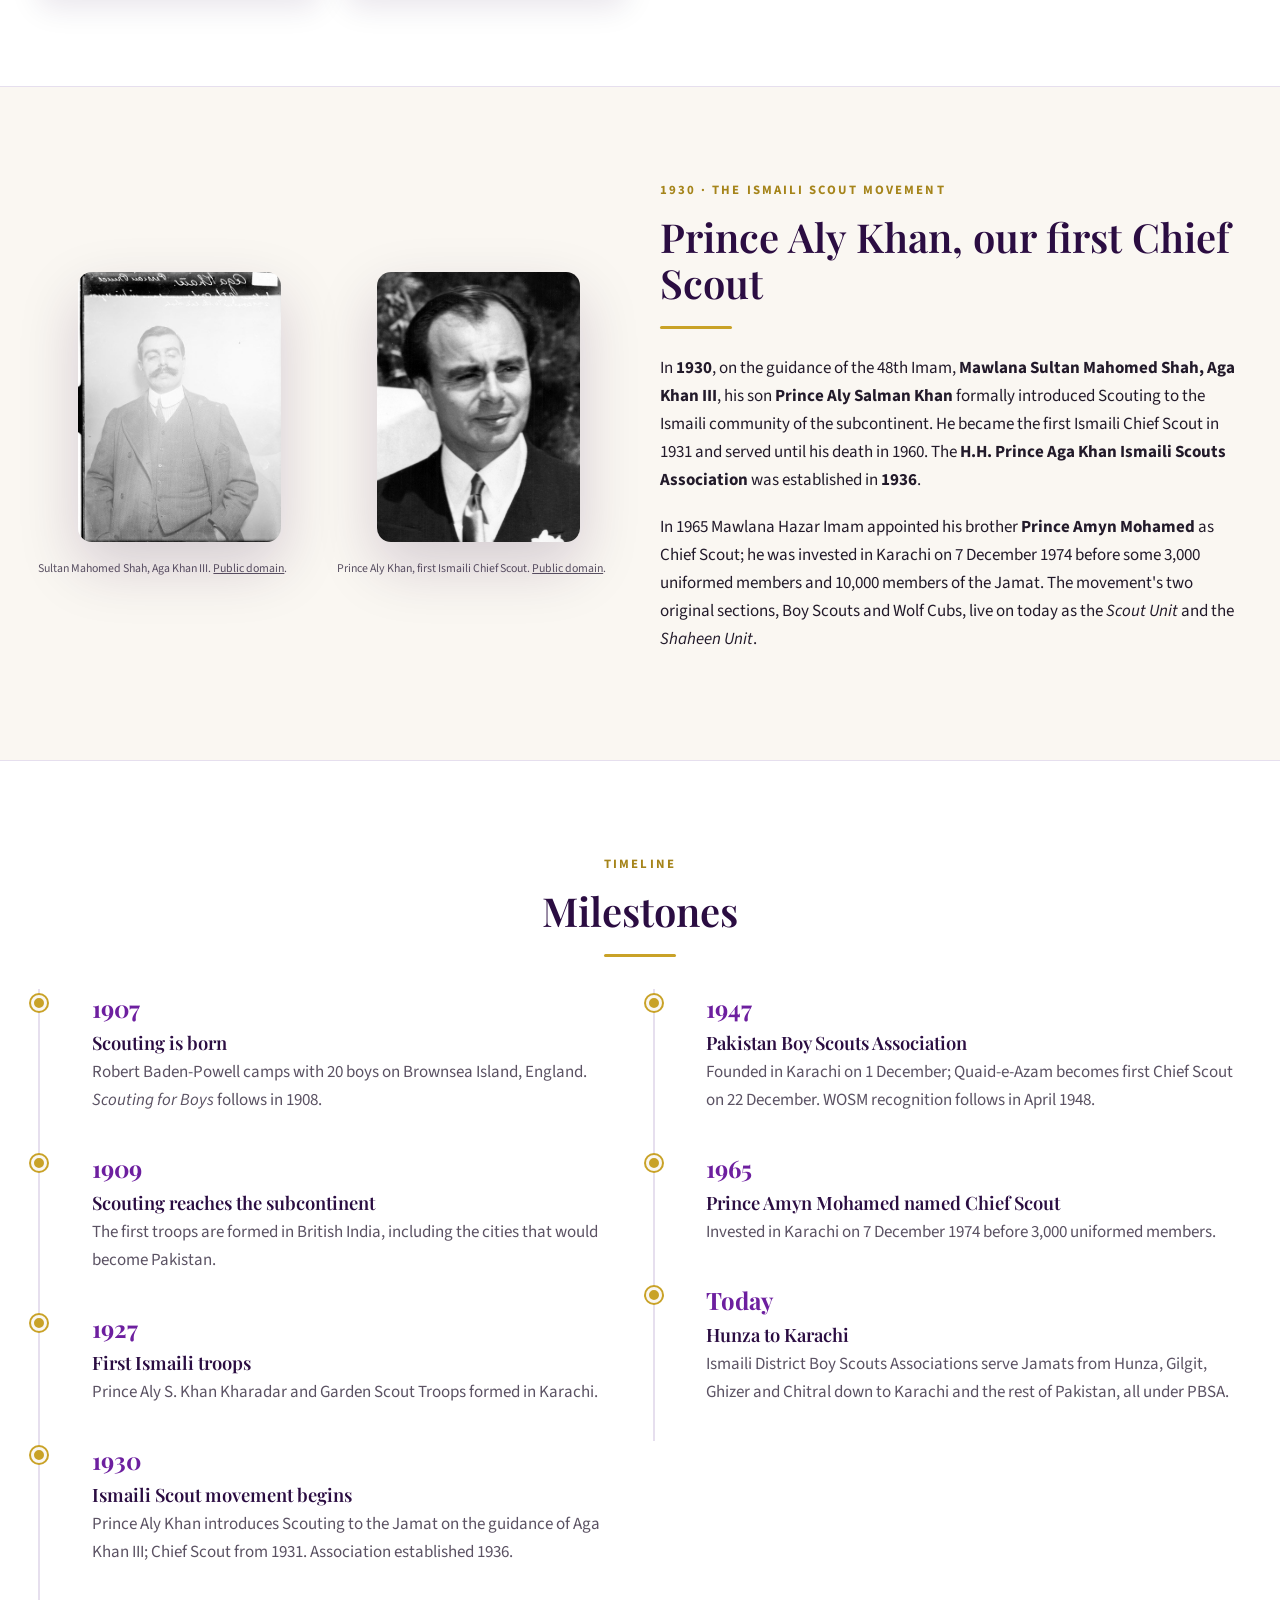
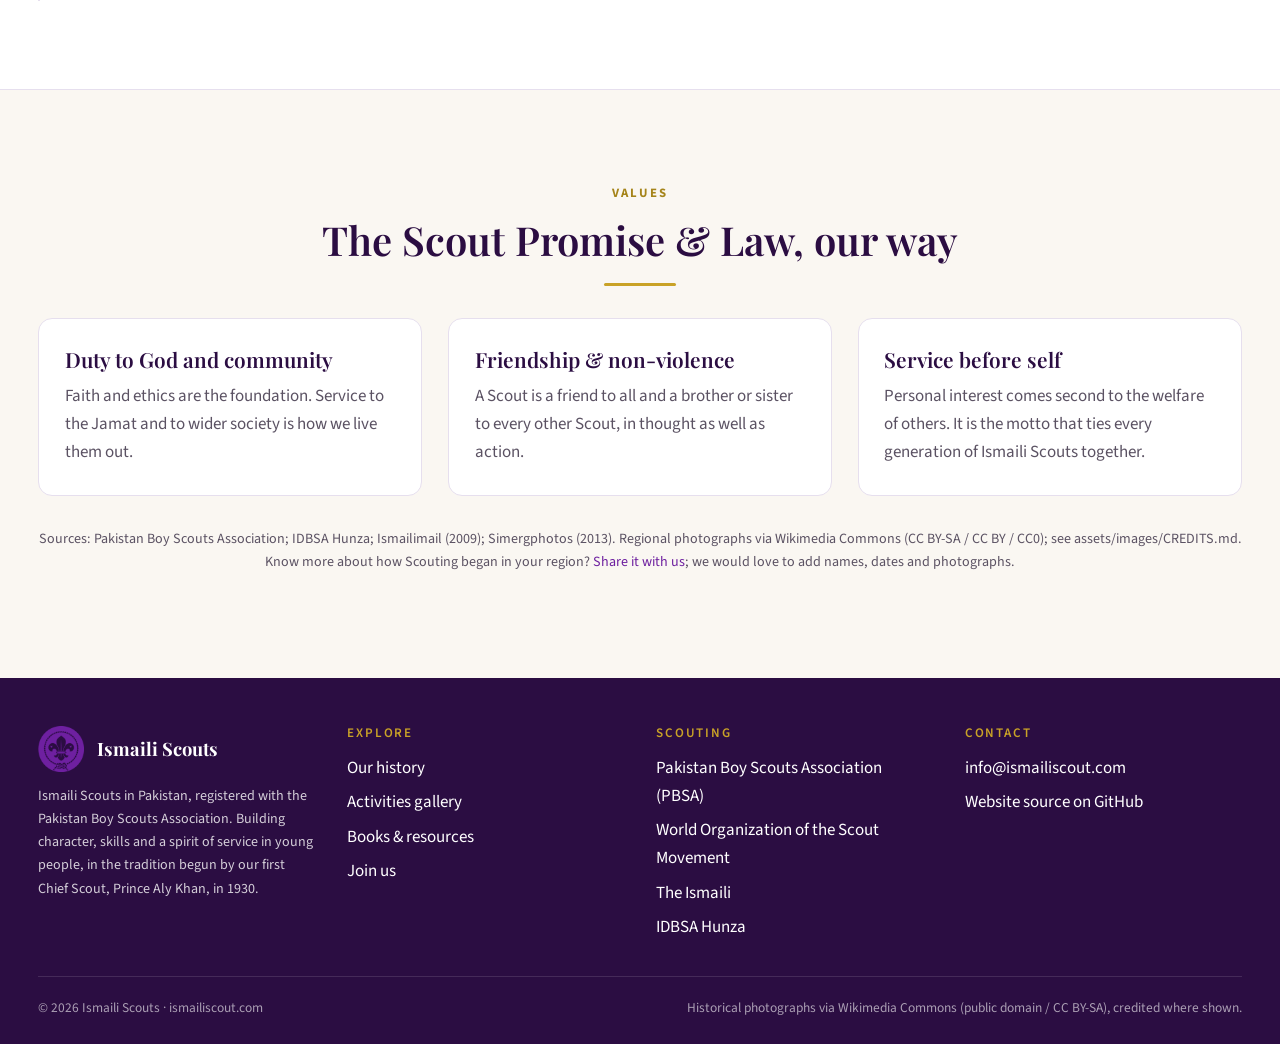
<file: public/about.html>
<!DOCTYPE html>
<html lang="en">
<head>
<meta charset="utf-8">
<meta name="viewport" content="width=device-width, initial-scale=1">
<title>About & History | Ismaili Scouts</title>
<meta name="description" content="The history of Scouting worldwide, in Pakistan, in Hunza and across the regions of Pakistan where Ismaili Scouts serve.">
<meta name="theme-color" content="#6d1f9f">
<link rel="icon" href="icons/favicon.ico" sizes="any">
<link rel="icon" type="image/png" sizes="32x32" href="icons/favicon-32.png">
<link rel="apple-touch-icon" href="icons/apple-touch-icon.png">
<link rel="manifest" href="site.webmanifest">
<meta property="og:title" content="About & History | Ismaili Scouts">
<meta property="og:description" content="The history of Scouting worldwide, in Pakistan, in Hunza and across the regions of Pakistan where Ismaili Scouts serve.">
<meta property="og:image" content="https://ismailiscout.com/icons/icon-512.png">
<meta property="og:type" content="website">
<link rel="preconnect" href="https://fonts.googleapis.com">
<link rel="preconnect" href="https://fonts.gstatic.com" crossorigin>
<link href="https://fonts.googleapis.com/css2?family=Playfair+Display:wght@500;600;700&family=Source+Sans+3:wght@400;600;700&display=swap" rel="stylesheet">
<link rel="stylesheet" href="css/style.css">

</head>
<body>
<a class="skip" href="#main">Skip to content</a>
<header class="site-header">
  <nav class="wrap nav" aria-label="Main">
    <a class="brand" href="index.html">
      <img src="icons/badge-round.png" alt="Ismaili Scouts badge">
      <span><span class="brand__name">Ismaili Scouts</span><span class="brand__tag">Service before self</span></span>
    </a>
    <button class="nav__toggle" aria-expanded="false" aria-controls="navlinks" aria-label="Open menu">
      <svg viewBox="0 0 24 24" fill="none" stroke="currentColor" stroke-width="2" stroke-linecap="round"><path d="M4 7h16M4 12h16M4 17h16"/></svg>
    </button>
    <ul class="nav__links" id="navlinks">
      <li><a href="index.html">Home</a></li>
      <li><a href="about.html">About &amp; History</a></li>
      <li><a href="activities.html">Activities</a></li>
      <li><a href="books.html">Books</a></li>
      <li><a href="contact.html">Join / Contact</a></li>
    </ul>
  </nav>
</header>
<main id="main">

<section class="page-hero">
  <div class="wrap">
    <span class="eyebrow">About us</span>
    <h1>Our history</h1>
    <p class="lead">From Brownsea Island to Pakistan, from the valleys of Hunza to the coast at Karachi: a short history of Scouting and of the Ismaili Scouts who carry it on.</p>
  </div>
</section>

<section class="section">
  <div class="wrap">
    <div class="split">
      <div class="reveal">
        <span class="eyebrow">1907 · The world movement</span>
        <h2>How Scouting began</h2>
        <div class="rule"></div>
        <p>In August 1907 a British officer, <strong>Robert Baden-Powell</strong>, took twenty boys from different backgrounds to camp on Brownsea Island off the south coast of England. They lived in patrols, cooked their own food, learned tracking, first aid and knots, and sat around a campfire each night. The experiment worked, and his book <em>Scouting for Boys</em> (1908) carried the idea across the world within a few years.</p>
        <p>Scouting reached the Indian subcontinent almost at once: the first troops appeared around 1909, and by the 1920s there were Scouts in Karachi, Lahore, Peshawar and the princely states. Today the World Organization of the Scout Movement counts more than 57 million members in over 170 countries, all sharing the same Promise, Law and motto: <em>Be Prepared</em>.</p>
      </div>
      <div class="reveal">
        <figure class="split__media"><img src="assets/images/brownsea-1907.jpg" alt="Robert Baden-Powell with the first Scouts at Brownsea Island, 1907"></figure>
        <p class="figcredit">Baden-Powell and the first Scouts, Brownsea Island, 1907. <a href="https://commons.wikimedia.org/wiki/File:BP_and_future_Scouts_at_Brownsea.jpg" target="_blank" rel="noopener">Public domain, via Wikimedia Commons</a>.</p>
      </div>
    </div>
  </div>
</section>

<section class="section section--tint">
  <div class="wrap">
    <div class="split">
      <div class="reveal" style="order:2">
        <span class="eyebrow">1947 · Pakistan</span>
        <h2>Scouting in Pakistan</h2>
        <div class="rule"></div>
        <p>When Pakistan was created, its Scouts organised themselves within months. On <strong>1 December 1947</strong> the <strong><a href="https://pakscouts.org/" target="_blank" rel="noopener">Pakistan Boy Scouts Association (PBSA)</a></strong> held its first meeting in Karachi, and Quaid-e-Azam <strong>Muhammad Ali Jinnah</strong> signed its charter the same day. On <strong>22 December 1947</strong> he took the oath as the nation's <strong>first Chief Scout</strong>. The World Organization of the Scout Movement recognised PBSA in <strong>April 1948</strong>.</p>
        <p>The Quaid said that "Scouting can play a very vital role in forming the character of our youth." Today PBSA has well over half a million members organised in regional associations for Sindh, Punjab, Khyber Pakhtunkhwa, Balochistan, Gilgit-Baltistan, Azad Jammu and Kashmir and Islamabad. All Ismaili Scout units in Pakistan work under the PBSA umbrella; its official website is <a href="https://pakscouts.org/" target="_blank" rel="noopener">pakscouts.org</a>.</p>
      </div>
      <div class="reveal" style="order:1">
        <figure class="split__media"><img src="assets/images/jinnah.jpg" alt="Quaid-e-Azam Muhammad Ali Jinnah" style="aspect-ratio:4/5; object-position: top"></figure>
        <p class="figcredit">Quaid-e-Azam Muhammad Ali Jinnah, first Chief Scout of Pakistan. <a href="https://commons.wikimedia.org/wiki/File:Jinnah_portrait.jpg" target="_blank" rel="noopener">Public domain, via Wikimedia Commons</a>.</p>
      </div>
    </div>
  </div>
</section>

<section class="section">
  <div class="wrap">
    <div class="split">
      <div class="reveal">
        <span class="eyebrow">Hunza · Gilgit-Baltistan</span>
        <h2>Scouting in Hunza</h2>
        <div class="rule"></div>
        <p class="lead">In Hunza, Ismaili Scouts are organised as the <strong>Ismaili District Boy Scouts Association (IDBSA) Hunza</strong>, a branch of the Gilgit-Baltistan Boy Scouts Association and registered with PBSA.</p>
        <p>Scouting took root in Hunza in the decades after independence, alongside the Jamat's long tradition of volunteer service, and grew village by village until it became part of everyday community life. Today the district is organised into seven regions (Shinaki, Aliabad/Hyderabad, Altit/Karimabad, Gulmit, Shimshal, Sost and Chipurson), each with its own Assistant District Scouts Commissioner and its own Shaheen, Scout and Rover groups.</p>
        <p>IDBSA Hunza reports that more than 85% of children and young people aged 5 to 25 in its area are members, perhaps the highest participation of any Scouting body in Pakistan.</p>
      </div>
      <div class="reveal">
        <figure class="split__media"><img src="assets/images/hunza-eagles-nest.jpg" alt="Hunza Valley seen from Eagle's Nest, Duikar"></figure>
        <p class="figcredit">Hunza Valley from Eagle's Nest. <a href="https://commons.wikimedia.org/wiki/File:Hunza_Valley,_view_from_Eagle%27s_Nest.jpg" target="_blank" rel="noopener">Alllexxxis, CC BY-SA 4.0</a>.</p>
      </div>
    </div>
  </div>
</section>

<section class="section section--purple">
  <div class="wrap">
    <div class="center reveal">
      <span class="eyebrow">What Scouts do in Hunza</span>
      <h2>Service in the mountains</h2>
    </div>
    <div class="grid grid--3 mt-2">
      <div class="stat reveal" style="text-align:left"><h3>Camps &amp; training</h3><p style="margin:0;color:rgba(255,255,255,.85)">Winter and summer camps, Scout Leader Training Courses, pioneering and camp-craft, first aid, and youth forums that build tomorrow's leaders.</p></div>
      <div class="stat reveal" style="text-align:left"><h3>Community service</h3><p style="margin:0;color:rgba(255,255,255,.85)">Stewardship at Jamati gatherings and public events, clean-up drives, tree planting and traffic and crowd management for the district.</p></div>
      <div class="stat reveal" style="text-align:left"><h3>Relief &amp; rescue</h3><p style="margin:0;color:rgba(255,255,255,.85)">First on the ground when earthquakes, landslides, glacial floods and road blockages strike the valleys. Service before self in its truest form.</p></div>
    </div>
  </div>
</section>

<section class="section section--tint">
  <div class="wrap">
    <div class="center reveal">
      <span class="eyebrow">From the mountains to the sea</span>
      <h2>Ismaili Scouts across Pakistan</h2>
      <div class="rule"></div>
      <p class="lead" style="max-width:760px;margin-inline:auto">Travelling south from Hunza, Ismaili Scout units serve Jamats in every region where the community lives. Each is organised as a district association under PBSA, and every unit shares the same uniform, the same Promise and Law, the same Chief Scout and the same motto: service before self.</p>
    </div>
    <div class="grid grid--3 mt-2">
      <div class="card reveal">
        <div class="card__media"><img src="assets/images/rakaposhi.jpg" alt="Rakaposhi seen from Domani, Nagar" loading="lazy"></div>
        <div class="card__body"><span class="card__meta">Gilgit-Baltistan</span><h3>Gilgit &amp; Nagar</h3><p>IDBSA Gilgit serves the regional capital and surrounding valleys: winter camps, city clean-up drives, Chief Scout Day parades and the region's first Quaid-e-Azam Badge awards.</p></div>
      </div>
      <div class="card reveal">
        <div class="card__media"><img src="assets/images/ghizer-phander-lake.jpg" alt="Phander Lake, Ghizer" loading="lazy"></div>
        <div class="card__body"><span class="card__meta">Gilgit-Baltistan</span><h3>Ghizer &amp; Puniyal</h3><p>Along the Gilgit river to the west, IDBSA Puniyal and its sister groups in Ghizer run Scout and Shaheen units in the villages from Gahkuch to Yasin and Ishkoman.</p></div>
      </div>
      <div class="card reveal">
        <div class="card__media"><img src="assets/images/chitral-tirich-mir.jpg" alt="Chitral valley below Tirich Mir" loading="lazy"></div>
        <div class="card__body"><span class="card__meta">Khyber Pakhtunkhwa</span><h3>Chitral</h3><p>Across the Shandur Pass, the Ismaili Jamats of Upper Chitral (Booni, Mastuj, Garam Chashma and the Yarkhun valley) keep their own Scout units, camping and serving in one of Pakistan's most remote districts.</p></div>
      </div>
      <div class="card reveal">
        <div class="card__media"><img src="assets/images/islamabad-faisal-mosque.jpg" alt="Faisal Mosque, Islamabad, below the Margalla Hills" loading="lazy"></div>
        <div class="card__body"><span class="card__meta">Khyber Pakhtunkhwa &amp; Islamabad</span><h3>Central Region</h3><p>IDBSA Central Region links the Jamats of the middle of the country: Abbottabad and the Hazara division, Rawalpindi and Islamabad. Its units bring together Scouts from the mountains who have moved south for study and work with families long settled in the capital area.</p></div>
      </div>
      <div class="card reveal">
        <div class="card__media"><img src="assets/images/lahore-badshahi-mosque.jpg" alt="Badshahi Mosque, Lahore" loading="lazy"></div>
        <div class="card__body"><span class="card__meta">Punjab</span><h3>Lahore &amp; Punjab</h3><p>The Ismaili Jamats of Lahore and the rest of Punjab keep their own Scout and Shaheen groups, joining the larger districts for national camps, jamborees and Chief Scout Day.</p></div>
      </div>
      <div class="card reveal">
        <div class="card__media"><img src="assets/images/karachi-skyline.jpg" alt="Karachi skyline" loading="lazy"></div>
        <div class="card__body"><span class="card__meta">Sindh</span><h3>Karachi &amp; Sindh: where it began</h3><p>The Prince Aly S. Khan Kharadar and Garden Scout Troops were formed in Karachi in 1927 and the Vazir Rahim Boarding Troop in 1928. Karachi remains the largest centre of Ismaili Scouting in Pakistan, home to the historic Rover Crews, Cub Packs, Girl Guide Companies and bands, with further groups in Hyderabad and interior Sindh.</p></div>
      </div>
    </div>
  </div>
</section>

<section class="section">
  <div class="wrap">
    <div class="split">
      <div class="reveal" style="order:2">
        <span class="eyebrow">1930 · The Ismaili Scout movement</span>
        <h2>Prince Aly Khan, our first Chief Scout</h2>
        <div class="rule"></div>
        <p>In <strong>1930</strong>, on the guidance of the 48th Imam, <strong>Mawlana Sultan Mahomed Shah, Aga Khan III</strong>, his son <strong>Prince Aly Salman Khan</strong> formally introduced Scouting to the Ismaili community of the subcontinent. He became the first Ismaili Chief Scout in 1931 and served until his death in 1960. The <strong>H.H. Prince Aga Khan Ismaili Scouts Association</strong> was established in <strong>1936</strong>.</p>
        <p>In 1965 Mawlana Hazar Imam appointed his brother <strong>Prince Amyn Mohamed</strong> as Chief Scout; he was invested in Karachi on 7 December 1974 before some 3,000 uniformed members and 10,000 members of the Jamat. The movement's two original sections, Boy Scouts and Wolf Cubs, live on today as the <em>Scout Unit</em> and the <em>Shaheen Unit</em>.</p>
      </div>
      <div class="reveal portraits" style="order:1">
        <div>
          <figure class="split__media"><img src="assets/images/aga-khan-iii.jpg" alt="Aga Khan III"></figure>
          <p class="figcredit">Sultan Mahomed Shah, Aga Khan III. <a href="https://commons.wikimedia.org/wiki/File:Aga_Khan_III_in_Chicago.jpg" target="_blank" rel="noopener">Public domain</a>.</p>
        </div>
        <div>
          <figure class="split__media"><img src="assets/images/prince-aly-khan.jpg" alt="Prince Aly Khan, 1949"></figure>
          <p class="figcredit">Prince Aly Khan, first Ismaili Chief Scout. <a href="https://commons.wikimedia.org/wiki/File:Aly-Khan-1949.jpg" target="_blank" rel="noopener">Public domain</a>.</p>
        </div>
      </div>
    </div>
  </div>
</section>

<section class="section section--tint">
  <div class="wrap">
    <div class="center reveal">
      <span class="eyebrow">Timeline</span>
      <h2>Milestones</h2>
      <div class="rule"></div>
    </div>
    <div class="grid grid--2 mt-2" style="align-items:start">
      <ol class="timeline reveal">
        <li><span class="timeline__year">1907</span><h3>Scouting is born</h3><p>Robert Baden-Powell camps with 20 boys on Brownsea Island, England. <em>Scouting for Boys</em> follows in 1908.</p></li>
        <li><span class="timeline__year">1909</span><h3>Scouting reaches the subcontinent</h3><p>The first troops are formed in British India, including the cities that would become Pakistan.</p></li>
        <li><span class="timeline__year">1927</span><h3>First Ismaili troops</h3><p>Prince Aly S. Khan Kharadar and Garden Scout Troops formed in Karachi.</p></li>
        <li><span class="timeline__year">1930</span><h3>Ismaili Scout movement begins</h3><p>Prince Aly Khan introduces Scouting to the Jamat on the guidance of Aga Khan III; Chief Scout from 1931. Association established 1936.</p></li>
      </ol>
      <ol class="timeline reveal">
        <li><span class="timeline__year">1947</span><h3>Pakistan Boy Scouts Association</h3><p>Founded in Karachi on 1 December; Quaid-e-Azam becomes first Chief Scout on 22 December. WOSM recognition follows in April 1948.</p></li>
        <li><span class="timeline__year">1965</span><h3>Prince Amyn Mohamed named Chief Scout</h3><p>Invested in Karachi on 7 December 1974 before 3,000 uniformed members.</p></li>
        <li><span class="timeline__year">Today</span><h3>Hunza to Karachi</h3><p>Ismaili District Boy Scouts Associations serve Jamats from Hunza, Gilgit, Ghizer and Chitral down to Karachi and the rest of Pakistan, all under PBSA.</p></li>
      </ol>
    </div>
  </div>
</section>

<section class="section">
  <div class="wrap">
    <div class="center reveal">
      <span class="eyebrow">Values</span>
      <h2>The Scout Promise &amp; Law, our way</h2>
      <div class="rule"></div>
    </div>
    <div class="grid grid--3 mt-2">
      <div class="pillar reveal"><h3>Duty to God and community</h3><p>Faith and ethics are the foundation. Service to the Jamat and to wider society is how we live them out.</p></div>
      <div class="pillar reveal"><h3>Friendship &amp; non-violence</h3><p>A Scout is a friend to all and a brother or sister to every other Scout, in thought as well as action.</p></div>
      <div class="pillar reveal"><h3>Service before self</h3><p>Personal interest comes second to the welfare of others. It is the motto that ties every generation of Ismaili Scouts together.</p></div>
    </div>
    <p class="small muted center mt-2">Sources: Pakistan Boy Scouts Association; IDBSA Hunza; Ismailimail (2009); Simergphotos (2013). Regional photographs via Wikimedia Commons (CC BY-SA / CC BY / CC0); see assets/images/CREDITS.md. Know more about how Scouting began in your region? <a href="contact.html">Share it with us</a>; we would love to add names, dates and photographs.</p>
  </div>
</section>

</main>
<footer class="site-footer">
  <div class="wrap">
    <div class="footer-grid">
      <div>
        <div class="footer-brand"><img src="icons/badge-round.png" alt=""><strong>Ismaili Scouts</strong></div>
        <p class="small">Ismaili Scouts in Pakistan, registered with the Pakistan Boy Scouts Association. Building character, skills and a spirit of service in young people, in the tradition begun by our first Chief Scout, Prince Aly Khan, in 1930.</p>
      </div>
      <div>
        <h4>Explore</h4>
        <ul>
          <li><a href="about.html">Our history</a></li>
          <li><a href="activities.html">Activities gallery</a></li>
          <li><a href="books.html">Books &amp; resources</a></li>
          <li><a href="contact.html">Join us</a></li>
        </ul>
      </div>
      <div>
        <h4>Scouting</h4>
        <ul>
          <li><a href="https://pakscouts.org/" target="_blank" rel="noopener">Pakistan Boy Scouts Association (PBSA)</a></li>
          <li><a href="https://www.scout.org/" target="_blank" rel="noopener">World Organization of the Scout Movement</a></li>
          <li><a href="https://the.ismaili/" target="_blank" rel="noopener">The Ismaili</a></li>
          <li><a href="https://idbsahunza.wixsite.com/idbsahunza" target="_blank" rel="noopener">IDBSA Hunza</a></li>
        </ul>
      </div>
      <div>
        <h4>Contact</h4>
        <ul>
          <li><a href="mailto:info@ismailiscout.com">info@ismailiscout.com</a></li>
          <li><a href="https://github.com/AhtismAly/scouts" target="_blank" rel="noopener">Website source on GitHub</a></li>
        </ul>
      </div>
    </div>
    <div class="footer-bottom">
      <span>&copy; <span id="year"></span> Ismaili Scouts &middot; ismailiscout.com</span>
      <span>Historical photographs via Wikimedia Commons (public domain / CC BY-SA), credited where shown.</span>
    </div>
  </div>
</footer>
<script src="js/main.js"></script>
</body>
</html>
</file>
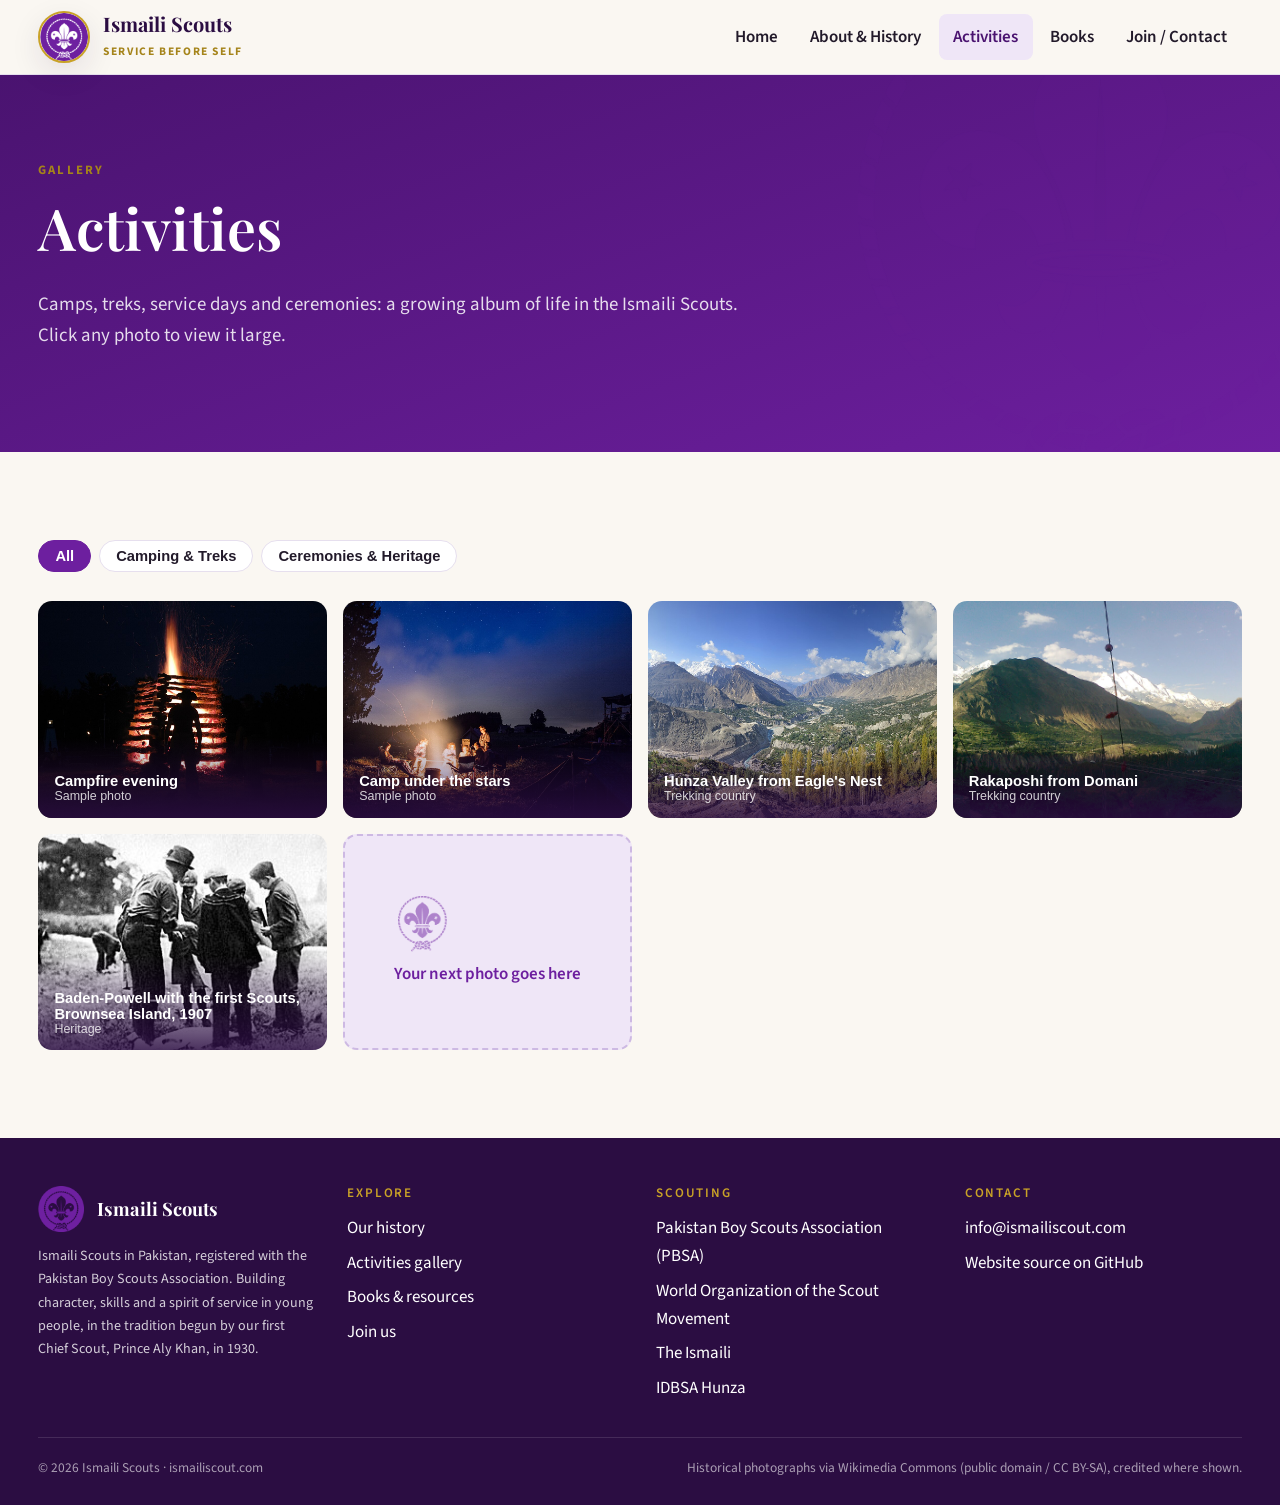
<file: public/activities.html>
<!DOCTYPE html>
<html lang="en">
<head>
<meta charset="utf-8">
<meta name="viewport" content="width=device-width, initial-scale=1">
<title>Activities | Ismaili Scouts</title>
<meta name="description" content="Photo gallery of Ismaili Scouts activities: camps, treks, service, ceremonies and training.">
<meta name="theme-color" content="#6d1f9f">
<link rel="icon" href="icons/favicon.ico" sizes="any">
<link rel="icon" type="image/png" sizes="32x32" href="icons/favicon-32.png">
<link rel="apple-touch-icon" href="icons/apple-touch-icon.png">
<link rel="manifest" href="site.webmanifest">
<meta property="og:title" content="Activities | Ismaili Scouts">
<meta property="og:description" content="Photo gallery of Ismaili Scouts activities: camps, treks, service, ceremonies and training.">
<meta property="og:image" content="https://ismailiscout.com/icons/icon-512.png">
<meta property="og:type" content="website">
<link rel="preconnect" href="https://fonts.googleapis.com">
<link rel="preconnect" href="https://fonts.gstatic.com" crossorigin>
<link href="https://fonts.googleapis.com/css2?family=Playfair+Display:wght@500;600;700&family=Source+Sans+3:wght@400;600;700&display=swap" rel="stylesheet">
<link rel="stylesheet" href="css/style.css">

</head>
<body>
<a class="skip" href="#main">Skip to content</a>
<header class="site-header">
  <nav class="wrap nav" aria-label="Main">
    <a class="brand" href="index.html">
      <img src="icons/badge-round.png" alt="Ismaili Scouts badge">
      <span><span class="brand__name">Ismaili Scouts</span><span class="brand__tag">Service before self</span></span>
    </a>
    <button class="nav__toggle" aria-expanded="false" aria-controls="navlinks" aria-label="Open menu">
      <svg viewBox="0 0 24 24" fill="none" stroke="currentColor" stroke-width="2" stroke-linecap="round"><path d="M4 7h16M4 12h16M4 17h16"/></svg>
    </button>
    <ul class="nav__links" id="navlinks">
      <li><a href="index.html">Home</a></li>
      <li><a href="about.html">About &amp; History</a></li>
      <li><a href="activities.html">Activities</a></li>
      <li><a href="books.html">Books</a></li>
      <li><a href="contact.html">Join / Contact</a></li>
    </ul>
  </nav>
</header>
<main id="main">

<section class="page-hero">
  <div class="wrap">
    <span class="eyebrow">Gallery</span>
    <h1>Activities</h1>
    <p class="lead">Camps, treks, service days and ceremonies: a growing album of life in the Ismaili Scouts. Click any photo to view it large.</p>
  </div>
</section>
<section class="section">
  <div class="wrap">
    <div class="filters" id="filters" role="group" aria-label="Filter photos"></div>
    <div class="gallery" id="gallery" aria-live="polite"></div>
  </div>
</section>

</main>
<footer class="site-footer">
  <div class="wrap">
    <div class="footer-grid">
      <div>
        <div class="footer-brand"><img src="icons/badge-round.png" alt=""><strong>Ismaili Scouts</strong></div>
        <p class="small">Ismaili Scouts in Pakistan, registered with the Pakistan Boy Scouts Association. Building character, skills and a spirit of service in young people, in the tradition begun by our first Chief Scout, Prince Aly Khan, in 1930.</p>
      </div>
      <div>
        <h4>Explore</h4>
        <ul>
          <li><a href="about.html">Our history</a></li>
          <li><a href="activities.html">Activities gallery</a></li>
          <li><a href="books.html">Books &amp; resources</a></li>
          <li><a href="contact.html">Join us</a></li>
        </ul>
      </div>
      <div>
        <h4>Scouting</h4>
        <ul>
          <li><a href="https://pakscouts.org/" target="_blank" rel="noopener">Pakistan Boy Scouts Association (PBSA)</a></li>
          <li><a href="https://www.scout.org/" target="_blank" rel="noopener">World Organization of the Scout Movement</a></li>
          <li><a href="https://the.ismaili/" target="_blank" rel="noopener">The Ismaili</a></li>
          <li><a href="https://idbsahunza.wixsite.com/idbsahunza" target="_blank" rel="noopener">IDBSA Hunza</a></li>
        </ul>
      </div>
      <div>
        <h4>Contact</h4>
        <ul>
          <li><a href="mailto:info@ismailiscout.com">info@ismailiscout.com</a></li>
          <li><a href="https://github.com/AhtismAly/scouts" target="_blank" rel="noopener">Website source on GitHub</a></li>
        </ul>
      </div>
    </div>
    <div class="footer-bottom">
      <span>&copy; <span id="year"></span> Ismaili Scouts &middot; ismailiscout.com</span>
      <span>Historical photographs via Wikimedia Commons (public domain / CC BY-SA), credited where shown.</span>
    </div>
  </div>
</footer>
<script src="data/activities.js"></script>
<script src="js/gallery.js"></script>
<script src="js/main.js"></script>
</body>
</html>
</file>
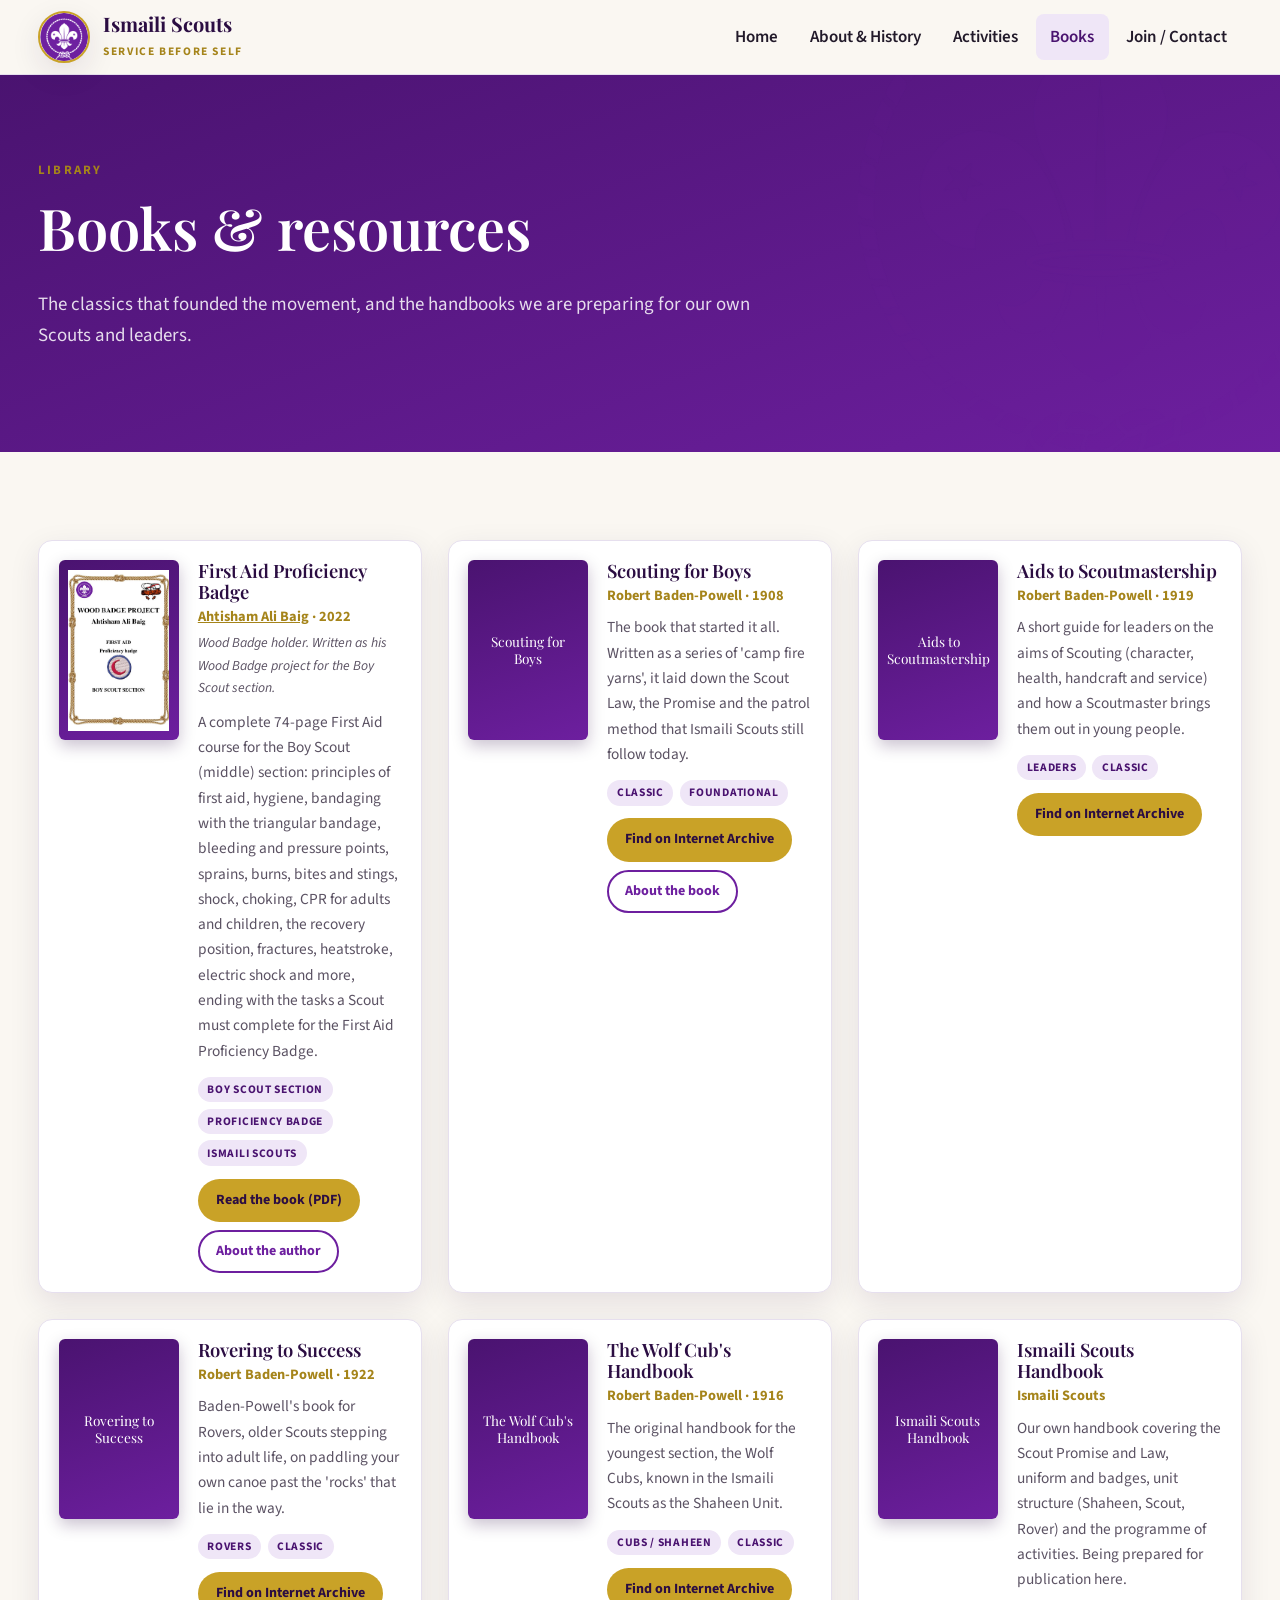
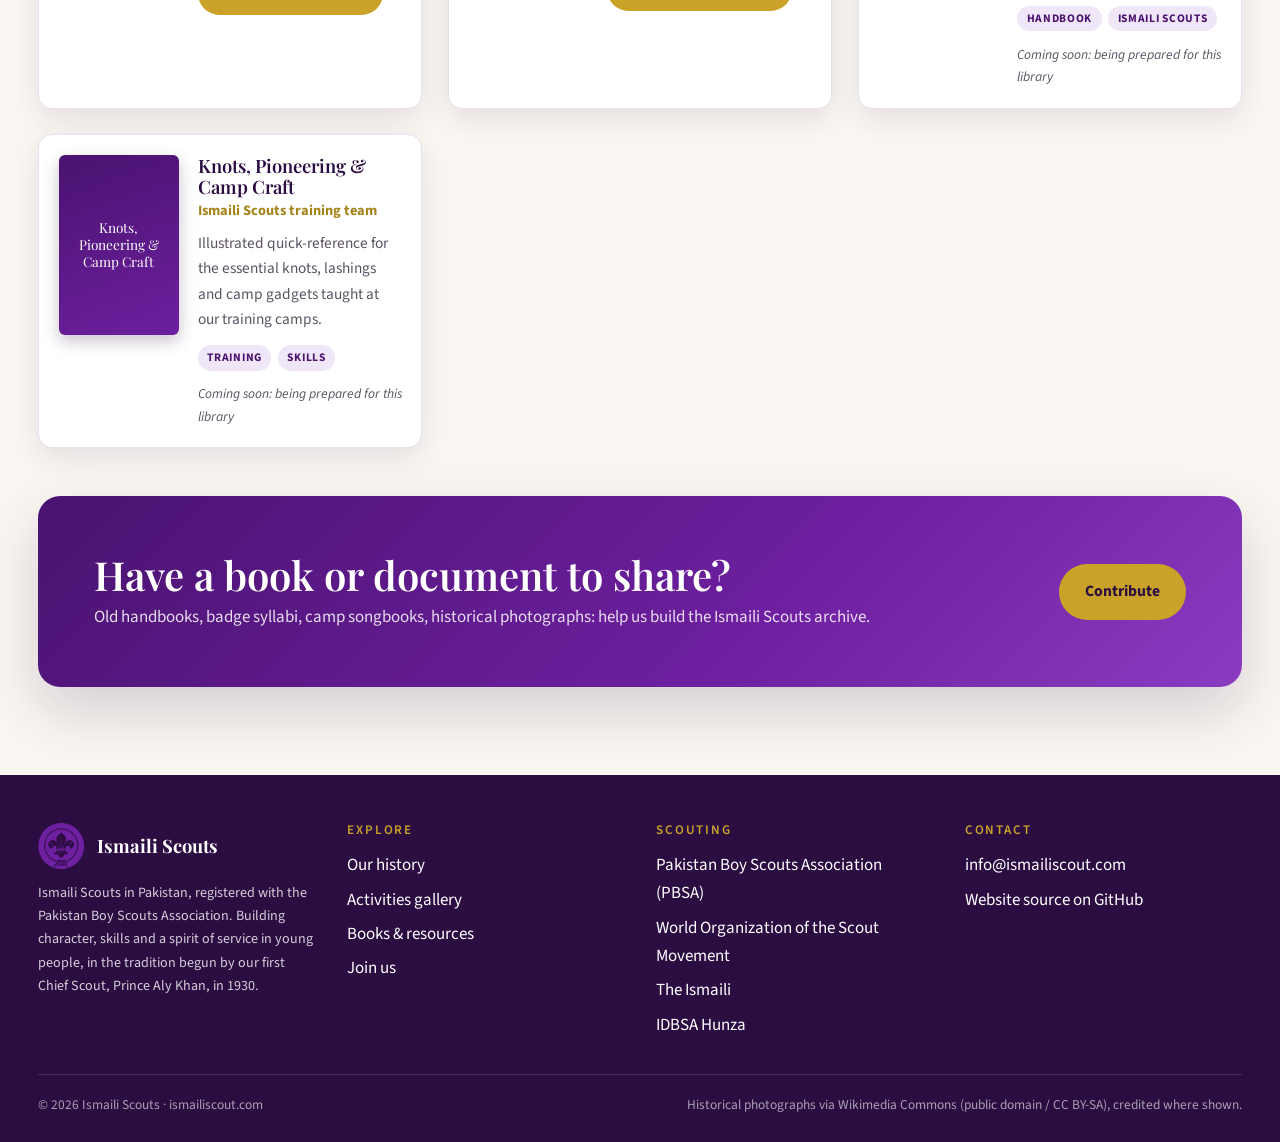
<file: public/books.html>
<!DOCTYPE html>
<html lang="en">
<head>
<meta charset="utf-8">
<meta name="viewport" content="width=device-width, initial-scale=1">
<title>Books & Resources | Ismaili Scouts</title>
<meta name="description" content="Scouting books and resources: Baden-Powell's classics and Ismaili Scouts handbooks and training material.">
<meta name="theme-color" content="#6d1f9f">
<link rel="icon" href="icons/favicon.ico" sizes="any">
<link rel="icon" type="image/png" sizes="32x32" href="icons/favicon-32.png">
<link rel="apple-touch-icon" href="icons/apple-touch-icon.png">
<link rel="manifest" href="site.webmanifest">
<meta property="og:title" content="Books & Resources | Ismaili Scouts">
<meta property="og:description" content="Scouting books and resources: Baden-Powell's classics and Ismaili Scouts handbooks and training material.">
<meta property="og:image" content="https://ismailiscout.com/icons/icon-512.png">
<meta property="og:type" content="website">
<link rel="preconnect" href="https://fonts.googleapis.com">
<link rel="preconnect" href="https://fonts.gstatic.com" crossorigin>
<link href="https://fonts.googleapis.com/css2?family=Playfair+Display:wght@500;600;700&family=Source+Sans+3:wght@400;600;700&display=swap" rel="stylesheet">
<link rel="stylesheet" href="css/style.css">

</head>
<body>
<a class="skip" href="#main">Skip to content</a>
<header class="site-header">
  <nav class="wrap nav" aria-label="Main">
    <a class="brand" href="index.html">
      <img src="icons/badge-round.png" alt="Ismaili Scouts badge">
      <span><span class="brand__name">Ismaili Scouts</span><span class="brand__tag">Service before self</span></span>
    </a>
    <button class="nav__toggle" aria-expanded="false" aria-controls="navlinks" aria-label="Open menu">
      <svg viewBox="0 0 24 24" fill="none" stroke="currentColor" stroke-width="2" stroke-linecap="round"><path d="M4 7h16M4 12h16M4 17h16"/></svg>
    </button>
    <ul class="nav__links" id="navlinks">
      <li><a href="index.html">Home</a></li>
      <li><a href="about.html">About &amp; History</a></li>
      <li><a href="activities.html">Activities</a></li>
      <li><a href="books.html">Books</a></li>
      <li><a href="contact.html">Join / Contact</a></li>
    </ul>
  </nav>
</header>
<main id="main">

<section class="page-hero">
  <div class="wrap">
    <span class="eyebrow">Library</span>
    <h1>Books &amp; resources</h1>
    <p class="lead">The classics that founded the movement, and the handbooks we are preparing for our own Scouts and leaders.</p>
  </div>
</section>
<section class="section">
  <div class="wrap">
    <div class="grid grid--2" id="books"></div>
    <div class="cta mt-2 reveal" style="margin-top:3rem">
      <div>
        <h2>Have a book or document to share?</h2>
        <p>Old handbooks, badge syllabi, camp songbooks, historical photographs: help us build the Ismaili Scouts archive.</p>
      </div>
      <a class="btn btn--primary" href="contact.html">Contribute</a>
    </div>
  </div>
</section>

</main>
<footer class="site-footer">
  <div class="wrap">
    <div class="footer-grid">
      <div>
        <div class="footer-brand"><img src="icons/badge-round.png" alt=""><strong>Ismaili Scouts</strong></div>
        <p class="small">Ismaili Scouts in Pakistan, registered with the Pakistan Boy Scouts Association. Building character, skills and a spirit of service in young people, in the tradition begun by our first Chief Scout, Prince Aly Khan, in 1930.</p>
      </div>
      <div>
        <h4>Explore</h4>
        <ul>
          <li><a href="about.html">Our history</a></li>
          <li><a href="activities.html">Activities gallery</a></li>
          <li><a href="books.html">Books &amp; resources</a></li>
          <li><a href="contact.html">Join us</a></li>
        </ul>
      </div>
      <div>
        <h4>Scouting</h4>
        <ul>
          <li><a href="https://pakscouts.org/" target="_blank" rel="noopener">Pakistan Boy Scouts Association (PBSA)</a></li>
          <li><a href="https://www.scout.org/" target="_blank" rel="noopener">World Organization of the Scout Movement</a></li>
          <li><a href="https://the.ismaili/" target="_blank" rel="noopener">The Ismaili</a></li>
          <li><a href="https://idbsahunza.wixsite.com/idbsahunza" target="_blank" rel="noopener">IDBSA Hunza</a></li>
        </ul>
      </div>
      <div>
        <h4>Contact</h4>
        <ul>
          <li><a href="mailto:info@ismailiscout.com">info@ismailiscout.com</a></li>
          <li><a href="https://github.com/AhtismAly/scouts" target="_blank" rel="noopener">Website source on GitHub</a></li>
        </ul>
      </div>
    </div>
    <div class="footer-bottom">
      <span>&copy; <span id="year"></span> Ismaili Scouts &middot; ismailiscout.com</span>
      <span>Historical photographs via Wikimedia Commons (public domain / CC BY-SA), credited where shown.</span>
    </div>
  </div>
</footer>
<script src="data/books.js"></script>
<script src="js/books.js"></script>
<script src="js/main.js"></script>
</body>
</html>
</file>
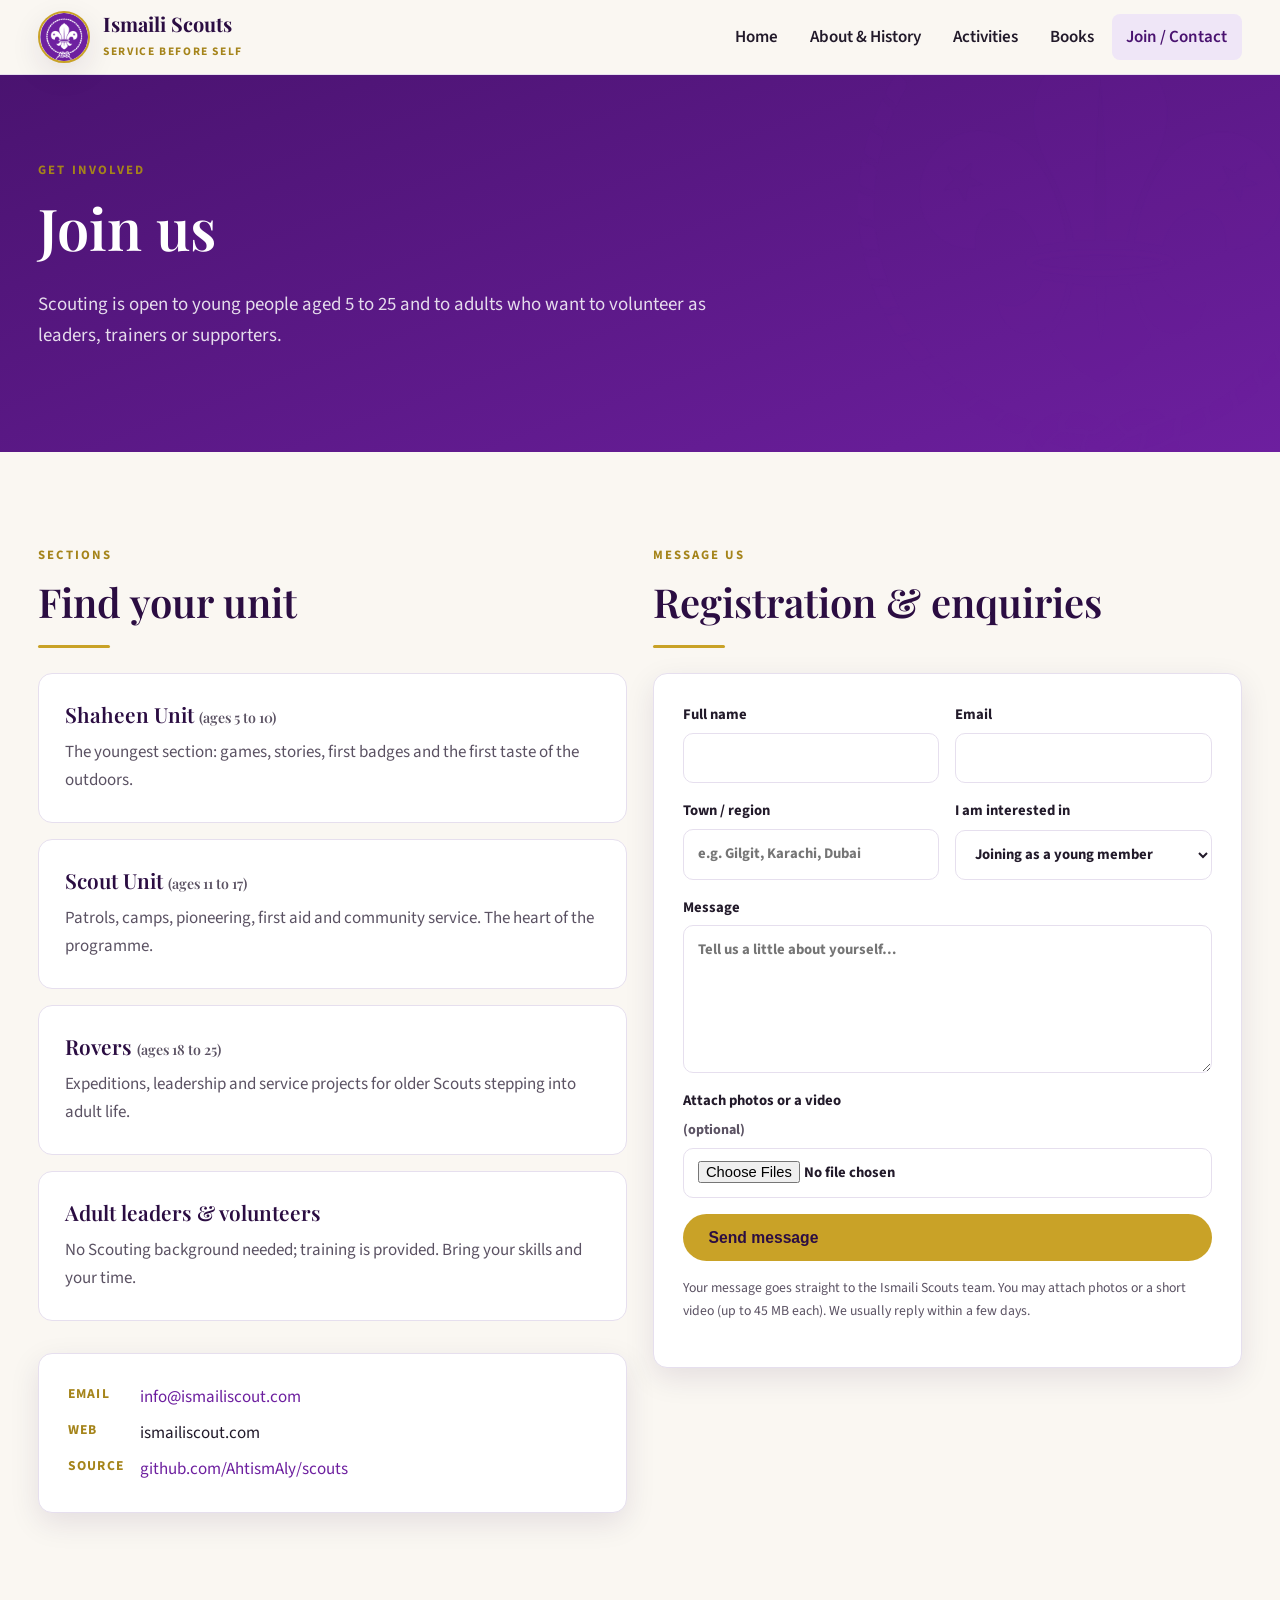
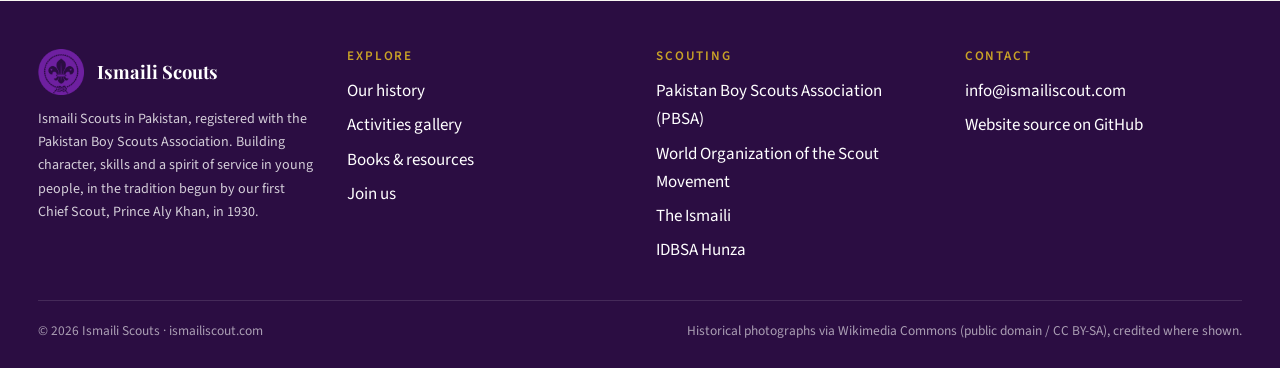
<file: public/contact.html>
<!DOCTYPE html>
<html lang="en">
<head>
<meta charset="utf-8">
<meta name="viewport" content="width=device-width, initial-scale=1">
<title>Join / Contact | Ismaili Scouts</title>
<meta name="description" content="Join the Ismaili Scouts as a young member or adult volunteer, or get in touch with us.">
<meta name="theme-color" content="#6d1f9f">
<link rel="icon" href="icons/favicon.ico" sizes="any">
<link rel="icon" type="image/png" sizes="32x32" href="icons/favicon-32.png">
<link rel="apple-touch-icon" href="icons/apple-touch-icon.png">
<link rel="manifest" href="site.webmanifest">
<meta property="og:title" content="Join / Contact | Ismaili Scouts">
<meta property="og:description" content="Join the Ismaili Scouts as a young member or adult volunteer, or get in touch with us.">
<meta property="og:image" content="https://ismailiscout.com/icons/icon-512.png">
<meta property="og:type" content="website">
<link rel="preconnect" href="https://fonts.googleapis.com">
<link rel="preconnect" href="https://fonts.gstatic.com" crossorigin>
<link href="https://fonts.googleapis.com/css2?family=Playfair+Display:wght@500;600;700&family=Source+Sans+3:wght@400;600;700&display=swap" rel="stylesheet">
<link rel="stylesheet" href="css/style.css">

</head>
<body>
<a class="skip" href="#main">Skip to content</a>
<header class="site-header">
  <nav class="wrap nav" aria-label="Main">
    <a class="brand" href="index.html">
      <img src="icons/badge-round.png" alt="Ismaili Scouts badge">
      <span><span class="brand__name">Ismaili Scouts</span><span class="brand__tag">Service before self</span></span>
    </a>
    <button class="nav__toggle" aria-expanded="false" aria-controls="navlinks" aria-label="Open menu">
      <svg viewBox="0 0 24 24" fill="none" stroke="currentColor" stroke-width="2" stroke-linecap="round"><path d="M4 7h16M4 12h16M4 17h16"/></svg>
    </button>
    <ul class="nav__links" id="navlinks">
      <li><a href="index.html">Home</a></li>
      <li><a href="about.html">About &amp; History</a></li>
      <li><a href="activities.html">Activities</a></li>
      <li><a href="books.html">Books</a></li>
      <li><a href="contact.html">Join / Contact</a></li>
    </ul>
  </nav>
</header>
<main id="main">

<section class="page-hero">
  <div class="wrap">
    <span class="eyebrow">Get involved</span>
    <h1>Join us</h1>
    <p class="lead">Scouting is open to young people aged 5 to 25 and to adults who want to volunteer as leaders, trainers or supporters.</p>
  </div>
</section>
<section class="section">
  <div class="wrap grid grid--2" style="align-items:start">
    <div class="reveal">
      <span class="eyebrow">Sections</span>
      <h2>Find your unit</h2>
      <div class="rule"></div>
      <div class="grid" style="gap:1rem">
        <div class="pillar"><h3>Shaheen Unit <span class="muted small">(ages 5 to 10)</span></h3><p>The youngest section: games, stories, first badges and the first taste of the outdoors.</p></div>
        <div class="pillar"><h3>Scout Unit <span class="muted small">(ages 11 to 17)</span></h3><p>Patrols, camps, pioneering, first aid and community service. The heart of the programme.</p></div>
        <div class="pillar"><h3>Rovers <span class="muted small">(ages 18 to 25)</span></h3><p>Expeditions, leadership and service projects for older Scouts stepping into adult life.</p></div>
        <div class="pillar"><h3>Adult leaders &amp; volunteers</h3><p>No Scouting background needed; training is provided. Bring your skills and your time.</p></div>
      </div>
      <div class="contact-card mt-2">
        <dl>
          <dt>Email</dt><dd><a href="mailto:info@ismailiscout.com">info@ismailiscout.com</a></dd>
          <dt>Web</dt><dd>ismailiscout.com</dd>
          <dt>Source</dt><dd><a href="https://github.com/AhtismAly/scouts" target="_blank" rel="noopener">github.com/AhtismAly/scouts</a></dd>
        </dl>
      </div>
    </div>
    <div class="reveal">
      <span class="eyebrow">Message us</span>
      <h2>Registration &amp; enquiries</h2>
      <div class="rule"></div>
      <form class="form contact-card" id="enquiry-form" action="/api/enquiry" method="POST">
        <div class="form__row">
          <label>Full name<input type="text" name="name" required autocomplete="name"></label>
          <label>Email<input type="email" name="email" required autocomplete="email"></label>
        </div>
        <div class="form__row">
          <label>Town / region<input type="text" name="region" placeholder="e.g. Gilgit, Karachi, Dubai"></label>
          <label>I am interested in
            <select name="interest">
              <option>Joining as a young member</option>
              <option>Volunteering as an adult leader</option>
              <option>Sharing photos / documents</option>
              <option>Something else</option>
            </select>
          </label>
        </div>
        <label>Message<textarea name="message" rows="5" placeholder="Tell us a little about yourself…"></textarea></label>
        <label>Attach photos or a video <span class="muted small">(optional)</span><input type="file" name="files" multiple accept="image/*,video/*"></label>
        <input type="text" name="_gotcha" tabindex="-1" autocomplete="off" style="position:absolute;left:-9999px" aria-hidden="true">
        <input type="hidden" name="_subject" value="New enquiry from ismailiscout.com">
        <button class="btn btn--primary" type="submit">Send message</button>
        <p class="form__note" id="form-status">Your message goes straight to the Ismaili Scouts team. You may attach photos or a short video (up to 45 MB each). We usually reply within a few days.</p>
      </form>
    </div>
  </div>
</section>

</main>
<footer class="site-footer">
  <div class="wrap">
    <div class="footer-grid">
      <div>
        <div class="footer-brand"><img src="icons/badge-round.png" alt=""><strong>Ismaili Scouts</strong></div>
        <p class="small">Ismaili Scouts in Pakistan, registered with the Pakistan Boy Scouts Association. Building character, skills and a spirit of service in young people, in the tradition begun by our first Chief Scout, Prince Aly Khan, in 1930.</p>
      </div>
      <div>
        <h4>Explore</h4>
        <ul>
          <li><a href="about.html">Our history</a></li>
          <li><a href="activities.html">Activities gallery</a></li>
          <li><a href="books.html">Books &amp; resources</a></li>
          <li><a href="contact.html">Join us</a></li>
        </ul>
      </div>
      <div>
        <h4>Scouting</h4>
        <ul>
          <li><a href="https://pakscouts.org/" target="_blank" rel="noopener">Pakistan Boy Scouts Association (PBSA)</a></li>
          <li><a href="https://www.scout.org/" target="_blank" rel="noopener">World Organization of the Scout Movement</a></li>
          <li><a href="https://the.ismaili/" target="_blank" rel="noopener">The Ismaili</a></li>
          <li><a href="https://idbsahunza.wixsite.com/idbsahunza" target="_blank" rel="noopener">IDBSA Hunza</a></li>
        </ul>
      </div>
      <div>
        <h4>Contact</h4>
        <ul>
          <li><a href="mailto:info@ismailiscout.com">info@ismailiscout.com</a></li>
          <li><a href="https://github.com/AhtismAly/scouts" target="_blank" rel="noopener">Website source on GitHub</a></li>
        </ul>
      </div>
    </div>
    <div class="footer-bottom">
      <span>&copy; <span id="year"></span> Ismaili Scouts &middot; ismailiscout.com</span>
      <span>Historical photographs via Wikimedia Commons (public domain / CC BY-SA), credited where shown.</span>
    </div>
  </div>
</footer>
<script src="js/form.js"></script>
<script src="js/main.js"></script>
</body>
</html>
</file>
<file: public/css/style.css>
/* ==========================================================================
   Ismaili Scouts — ismailiscout.com
   Palette anchored on the badge purple (#6d1f9f) with warm gold accents.
   ========================================================================== */

:root {
  --purple: #6d1f9f;
  --purple-deep: #4a1370;
  --purple-ink: #2b0d42;
  --purple-soft: #efe6f7;
  --gold: #c9a227;
  --gold-deep: #a5841a;
  --gold-soft: #f6efd6;
  --cream: #faf7f2;
  --paper: #ffffff;
  --ink: #221a2a;
  --ink-soft: #5b5263;
  --line: #e6dfee;
  --shadow: 0 10px 30px rgba(43, 13, 66, 0.10);
  --shadow-lg: 0 24px 60px rgba(43, 13, 66, 0.18);
  --radius: 14px;
  --serif: "Playfair Display", Georgia, "Times New Roman", serif;
  --sans: "Source Sans 3", "Segoe UI", Roboto, Helvetica, Arial, sans-serif;
  --max: 2400px;
}

*, *::before, *::after { box-sizing: border-box; }
html { scroll-behavior: smooth; -webkit-text-size-adjust: 100%; }
body {
  margin: 0;
  font-family: var(--sans);
  font-size: 17px;
  line-height: 1.65;
  color: var(--ink);
  background: var(--cream);
}
img { max-width: 100%; display: block; }
a { color: var(--purple); text-decoration: none; }
a:hover { color: var(--purple-deep); }
h1, h2, h3, h4 { font-family: var(--serif); color: var(--purple-ink); line-height: 1.15; margin: 0 0 .5em; font-weight: 600; }
h1 { font-size: clamp(2.2rem, 5vw, 3.6rem); }
h2 { font-size: clamp(1.7rem, 3.4vw, 2.5rem); }
h3 { font-size: 1.3rem; }
p { margin: 0 0 1.1em; }
.lead { font-size: 1.18rem; color: var(--ink-soft); }
.wrap { width: 100%; max-width: var(--max); margin-inline: auto; padding-inline: clamp(1rem, 3vw, 3rem); }
.section { padding-block: clamp(3rem, 7vw, 5.5rem); }
.section--tint { background: var(--paper); border-top: 1px solid var(--line); border-bottom: 1px solid var(--line); }
.section--purple { background: linear-gradient(160deg, var(--purple-deep), var(--purple)); color: #fff; }
.section--purple h2, .section--purple h3 { color: #fff; }
.section--purple .lead { color: rgba(255,255,255,.82); }
.eyebrow {
  display: inline-block; font-size: .8rem; letter-spacing: .16em; text-transform: uppercase;
  color: var(--gold-deep); font-weight: 700; margin-bottom: .8rem;
}
.section--purple .eyebrow { color: var(--gold); }
.center { text-align: center; }
.grid { display: grid; gap: 1.6rem; }
.grid--2 { grid-template-columns: repeat(auto-fit, minmax(min(100%, 300px), 1fr)); }
.grid--3 { grid-template-columns: repeat(auto-fit, minmax(min(100%, 280px), 1fr)); }
.grid--4 { grid-template-columns: repeat(auto-fit, minmax(min(100%, 220px), 1fr)); }
.rule { width: 72px; height: 3px; background: var(--gold); border-radius: 2px; margin: 1rem 0 1.6rem; }
.center .rule { margin-inline: auto; }

/* Buttons */
.btn {
  display: inline-flex; align-items: center; gap: .5rem;
  padding: .8rem 1.5rem; border-radius: 999px; font-weight: 700; font-size: .98rem;
  border: 2px solid transparent; cursor: pointer; transition: transform .15s ease, box-shadow .15s ease, background .15s ease;
}
.btn:hover { transform: translateY(-2px); box-shadow: var(--shadow); }
.btn--primary { background: var(--gold); color: var(--purple-ink); }
.btn--primary:hover { background: #d9b53a; color: var(--purple-ink); }
.btn--ghost { border-color: rgba(255,255,255,.7); color: #fff; }
.btn--ghost:hover { background: rgba(255,255,255,.12); color: #fff; }
.btn--outline { border-color: var(--purple); color: var(--purple); }
.btn--outline:hover { background: var(--purple); color: #fff; }

/* Header */
.site-header {
  position: sticky; top: 0; z-index: 50;
  background: rgba(250, 247, 242, .92); backdrop-filter: blur(10px);
  border-bottom: 1px solid var(--line);
}
.nav { display: flex; align-items: center; justify-content: space-between; gap: 1rem; min-height: 74px; }
.brand { display: flex; align-items: center; gap: .8rem; color: var(--purple-ink); }
.brand img { width: 52px; height: 52px; border-radius: 50%; object-fit: cover; aspect-ratio: 1 / 1; border: 2px solid var(--gold); box-shadow: var(--shadow); background: #fff; }
.brand__name { font-family: var(--serif); font-weight: 700; font-size: 1.25rem; line-height: 1.05; }
.brand__tag { display: block; font-family: var(--sans); font-size: .72rem; letter-spacing: .14em; text-transform: uppercase; color: var(--gold-deep); font-weight: 700; }
.nav__links { display: flex; gap: .2rem; list-style: none; margin: 0; padding: 0; }
.nav__links a { display: block; padding: .55rem .9rem; border-radius: 8px; font-weight: 600; color: var(--ink); }
.nav__links a:hover, .nav__links a[aria-current="page"] { background: var(--purple-soft); color: var(--purple-deep); }
.nav__toggle { display: none; background: none; border: 0; padding: .4rem; cursor: pointer; color: var(--purple-ink); }
.nav__toggle svg { width: 28px; height: 28px; }
@media (max-width: 860px) {
  .nav__toggle { display: inline-flex; }
  .nav__links {
    position: absolute; left: 0; right: 0; top: 74px; flex-direction: column; gap: 0;
    background: var(--paper); border-bottom: 1px solid var(--line); padding: .6rem 1.25rem 1rem;
    box-shadow: var(--shadow); display: none;
  }
  .nav__links.is-open { display: flex; }
  .nav__links a { padding: .8rem .6rem; }
}

/* Hero */
.hero {
  position: relative; color: #fff; min-height: min(82vh, 720px); display: grid; align-items: end;
  background: var(--purple-ink);
  isolation: isolate; overflow: hidden;
}
.hero__bg { position: absolute; inset: 0; width: 100%; height: 100%; object-fit: cover; object-position: center 40%; z-index: -2; }
.hero::after {
  content: ""; position: absolute; inset: 0; z-index: -1;
  background: linear-gradient(180deg, rgba(43,13,66,.25) 0%, rgba(43,13,66,.55) 45%, rgba(43,13,66,.92) 100%);
}
.hero__inner { padding-block: clamp(4rem, 10vw, 7rem) clamp(3rem, 6vw, 5rem); max-width: 760px; }
.hero h1 { color: #fff; margin-bottom: .6rem; }
.hero .lead { color: rgba(255,255,255,.88); font-size: clamp(1.05rem, 2vw, 1.3rem); max-width: 620px; }
.hero__actions { display: flex; flex-wrap: wrap; gap: .8rem; margin-top: 1.6rem; }
.hero__credit { position: absolute; right: 1rem; bottom: .6rem; font-size: .7rem; color: rgba(255,255,255,.6); }
.hero__credit a { color: rgba(255,255,255,.75); text-decoration: underline; }

/* Page hero (inner pages) */
.page-hero { background: linear-gradient(160deg, var(--purple-deep), var(--purple)); color: #fff; padding-block: clamp(3rem, 7vw, 5rem); position: relative; overflow: hidden; }
.page-hero h1 { color: #fff; }
.page-hero .lead { color: rgba(255,255,255,.85); max-width: 720px; }
.page-hero::before {
  content: ""; position: absolute; right: -8%; top: -30%; width: 46vw; max-width: 560px; aspect-ratio: 1;
  background: url("../icons/badge.png") center/contain no-repeat; opacity: .07; pointer-events: none;
}

/* Cards */
.card {
  background: var(--paper); border: 1px solid var(--line); border-radius: var(--radius);
  box-shadow: var(--shadow); overflow: hidden; display: flex; flex-direction: column;
  transition: transform .2s ease, box-shadow .2s ease;
}
.card:hover { transform: translateY(-4px); box-shadow: var(--shadow-lg); }
.card__media { aspect-ratio: 4 / 3; overflow: hidden; background: var(--purple-soft); }
.card__media img { width: 100%; height: 100%; object-fit: cover; transition: transform .5s ease; }
.card:hover .card__media img { transform: scale(1.04); }
.card__body { padding: 1.3rem 1.4rem 1.5rem; display: flex; flex-direction: column; gap: .4rem; flex: 1; }
.card__body h3 { margin-bottom: .2rem; }
.card__meta { font-size: .82rem; letter-spacing: .08em; text-transform: uppercase; color: var(--gold-deep); font-weight: 700; }
.card__body p { color: var(--ink-soft); margin: 0; }
.card__link { margin-top: auto; padding-top: .8rem; font-weight: 700; }

/* Pillars */
.pillar { padding: 1.8rem 1.6rem; background: var(--paper); border-radius: var(--radius); border: 1px solid var(--line); }
.pillar__icon {
  width: 54px; height: 54px; border-radius: 14px; display: grid; place-items: center; margin-bottom: 1rem;
  background: var(--purple-soft); color: var(--purple);
}
.pillar__icon svg { width: 28px; height: 28px; }
.pillar p { color: var(--ink-soft); margin: 0; }

/* Stats */
.stats { display: grid; grid-template-columns: repeat(auto-fit, minmax(min(100%, 180px), 1fr)); gap: 1.2rem; }
.stat { text-align: center; padding: 1.4rem 1rem; border-radius: var(--radius); background: rgba(255,255,255,.08); border: 1px solid rgba(255,255,255,.14); }
.stat__num { font-family: var(--serif); font-size: clamp(2rem, 4vw, 2.8rem); color: var(--gold); font-weight: 700; line-height: 1; }
.stat__label { font-size: .9rem; color: rgba(255,255,255,.82); margin-top: .4rem; }

/* Split feature */
.split { display: grid; gap: 2.5rem; align-items: center; grid-template-columns: repeat(auto-fit, minmax(min(100%, 340px), 1fr)); }
.split__media { border-radius: var(--radius); overflow: hidden; box-shadow: var(--shadow-lg); position: relative; }
.split__media img { width: 100%; height: 100%; object-fit: cover; aspect-ratio: 4/3; }
.figcredit { font-size: .74rem; color: var(--ink-soft); margin-top: .5rem; }
.figcredit a { text-decoration: underline; color: var(--ink-soft); }

.portraits { display: grid; grid-template-columns: 1fr 1fr; gap: 1rem; align-items: start; }
.portraits .split__media img { aspect-ratio: 3 / 4; }

/* Quote */
.quote { position: relative; padding: 2.2rem 2.2rem 2.2rem 3.4rem; background: var(--paper); border-left: 5px solid var(--gold); border-radius: 0 var(--radius) var(--radius) 0; box-shadow: var(--shadow); font-family: var(--serif); font-size: 1.25rem; color: var(--purple-ink); }
.quote::before { content: "\201C"; position: absolute; left: 1.1rem; top: .6rem; font-size: 3.6rem; color: var(--gold); line-height: 1; }
.quote cite { display: block; font-family: var(--sans); font-style: normal; font-size: .9rem; color: var(--ink-soft); margin-top: .8rem; }

/* Timeline */
.timeline { position: relative; list-style: none; margin: 0; padding: 0 0 0 1.6rem; border-left: 2px solid var(--line); }
.timeline li { position: relative; padding: 0 0 2.2rem 1.6rem; }
.timeline li::before {
  content: ""; position: absolute; left: calc(-1.6rem - 9px); top: .35rem; width: 16px; height: 16px; border-radius: 50%;
  background: var(--gold); border: 3px solid var(--cream); box-shadow: 0 0 0 2px var(--gold);
}
.timeline__year { font-family: var(--serif); font-size: 1.5rem; color: var(--purple); font-weight: 700; display: block; margin-bottom: .2rem; }
.timeline h3 { font-size: 1.15rem; margin-bottom: .3rem; }
.timeline p { color: var(--ink-soft); margin: 0; }

/* Gallery */
.filters { display: flex; flex-wrap: wrap; gap: .5rem; margin-bottom: 1.8rem; }
.chip { border: 1.5px solid var(--line); background: var(--paper); color: var(--ink); padding: .45rem 1rem; border-radius: 999px; font-weight: 600; cursor: pointer; font-size: .92rem; }
.chip:hover { border-color: var(--purple); color: var(--purple); }
.chip.is-active { background: var(--purple); border-color: var(--purple); color: #fff; }
.gallery { display: grid; gap: 1rem; grid-template-columns: repeat(auto-fill, minmax(min(100%, 260px), 1fr)); }
.tile { position: relative; border-radius: var(--radius); overflow: hidden; aspect-ratio: 4/3; background: var(--purple-soft); cursor: zoom-in; border: 0; padding: 0; text-align: left; }
.tile img { width: 100%; height: 100%; object-fit: cover; transition: transform .5s ease; }
.tile:hover img { transform: scale(1.05); }
.tile__cap {
  position: absolute; inset: auto 0 0 0; padding: 2.2rem 1rem .9rem; color: #fff; font-size: .92rem; font-weight: 600;
  background: linear-gradient(180deg, transparent, rgba(43,13,66,.85));
}
.tile__cap small { display: block; font-weight: 400; opacity: .8; font-size: .78rem; }
.tile--placeholder { display: grid; place-items: center; color: var(--purple); font-weight: 600; text-align: center; padding: 1.5rem; cursor: default; border: 2px dashed #cdb9e3; }
.tile--placeholder img { width: 56px; height: 56px; object-fit: contain; opacity: .5; margin-bottom: .5rem; }
.empty { text-align: center; color: var(--ink-soft); padding: 3rem 1rem; }

/* Lightbox */
.lightbox { position: fixed; inset: 0; z-index: 100; background: rgba(20, 8, 32, .92); display: none; align-items: center; justify-content: center; padding: 1.5rem; }
.lightbox.is-open { display: flex; }
.lightbox img { max-width: 100%; max-height: 82vh; border-radius: 10px; box-shadow: var(--shadow-lg); }
.lightbox__cap { color: #fff; text-align: center; margin-top: 1rem; font-size: .95rem; }
.lightbox__cap small { display: block; opacity: .7; }
.lightbox__close, .lightbox__nav { position: absolute; background: rgba(255,255,255,.1); border: 1px solid rgba(255,255,255,.25); color: #fff; width: 46px; height: 46px; border-radius: 50%; cursor: pointer; font-size: 1.4rem; display: grid; place-items: center; }
.lightbox__close { top: 1rem; right: 1rem; }
.lightbox__nav { top: 50%; transform: translateY(-50%); }
.lightbox__nav--prev { left: 1rem; } .lightbox__nav--next { right: 1rem; }
.lightbox__close:hover, .lightbox__nav:hover { background: rgba(255,255,255,.22); }

/* Books */
.book { display: grid; grid-template-columns: 120px 1fr; gap: 1.2rem; background: var(--paper); border: 1px solid var(--line); border-radius: var(--radius); padding: 1.2rem; box-shadow: var(--shadow); }
.book__cover { aspect-ratio: 2/3; border-radius: 6px; overflow: hidden; background: linear-gradient(160deg, var(--purple-deep), var(--purple)); display: grid; place-items: center; color: #fff; text-align: center; padding: .6rem; font-family: var(--serif); font-size: .85rem; line-height: 1.25; box-shadow: 0 6px 16px rgba(43,13,66,.25); }
.book__cover img { width: 100%; height: 100%; object-fit: cover; }
.book__body h3 { font-size: 1.15rem; margin-bottom: .15rem; }
.book__author { color: var(--gold-deep); font-weight: 700; font-size: .9rem; margin-bottom: .5rem; }
.book__author a { color: inherit; text-decoration: underline; }
.book__note { font-size: .86rem; color: var(--ink-soft); font-style: italic; margin: -.3rem 0 .6rem; }
.book__body p { color: var(--ink-soft); font-size: .96rem; margin-bottom: .8rem; }
.book__tags { display: flex; flex-wrap: wrap; gap: .4rem; margin-bottom: .8rem; }
.tag { font-size: .72rem; letter-spacing: .06em; text-transform: uppercase; background: var(--purple-soft); color: var(--purple-deep); padding: .2rem .6rem; border-radius: 999px; font-weight: 700; }
.book__actions { display: flex; flex-wrap: wrap; gap: .5rem; }
.book__actions .btn { padding: .5rem 1rem; font-size: .88rem; }
.badge-soon { color: var(--ink-soft); font-size: .85rem; font-style: italic; }
@media (max-width: 480px) { .book { grid-template-columns: 1fr; } .book__cover { max-width: 140px; } }

/* Contact */
.contact-card { background: var(--paper); border: 1px solid var(--line); border-radius: var(--radius); padding: 1.8rem; box-shadow: var(--shadow); }
.contact-card dl { margin: 0; display: grid; grid-template-columns: max-content 1fr; gap: .5rem 1rem; }
.contact-card dt { color: var(--gold-deep); font-weight: 700; font-size: .85rem; letter-spacing: .08em; text-transform: uppercase; }
.contact-card dd { margin: 0; }
.form { display: grid; gap: 1rem; }
.form label { font-weight: 700; font-size: .92rem; display: grid; gap: .35rem; }
.form input, .form textarea, .form select {
  font: inherit; padding: .75rem .9rem; border-radius: 10px; border: 1.5px solid var(--line); background: var(--paper); color: var(--ink); width: 100%;
}
.form input:focus, .form textarea:focus, .form select:focus { outline: 2px solid var(--purple); border-color: var(--purple); }
.form__row { display: grid; gap: 1rem; grid-template-columns: repeat(auto-fit, minmax(min(100%, 220px), 1fr)); }
.form__note { font-size: .86rem; color: var(--ink-soft); }

/* CTA band */
.cta { border-radius: 22px; padding: clamp(2rem, 5vw, 3.5rem); background: linear-gradient(135deg, var(--purple-deep), var(--purple) 60%, #8a3bc0); color: #fff; display: grid; gap: 1rem; grid-template-columns: 1fr auto; align-items: center; box-shadow: var(--shadow-lg); }
.cta h2 { color: #fff; margin: 0 0 .3rem; }
.cta p { margin: 0; color: rgba(255,255,255,.85); }
@media (max-width: 720px) { .cta { grid-template-columns: 1fr; } }

/* Footer */
.site-footer { background: var(--purple-ink); color: rgba(255,255,255,.8); padding-block: 3rem 1.6rem; margin-top: 0; }
.site-footer a { color: #fff; }
.site-footer a:hover { color: var(--gold); }
.footer-grid { display: grid; gap: 2rem; grid-template-columns: repeat(auto-fit, minmax(min(100%, 220px), 1fr)); }
.footer-grid h4 { color: var(--gold); font-family: var(--sans); font-size: .82rem; letter-spacing: .14em; text-transform: uppercase; margin-bottom: .8rem; }
.footer-grid ul { list-style: none; margin: 0; padding: 0; display: grid; gap: .4rem; }
.footer-bottom { border-top: 1px solid rgba(255,255,255,.12); margin-top: 2.2rem; padding-top: 1.2rem; font-size: .84rem; color: rgba(255,255,255,.6); display: flex; flex-wrap: wrap; justify-content: space-between; gap: .6rem; }
.footer-brand { display: flex; align-items: center; gap: .8rem; margin-bottom: .8rem; }
.footer-brand img { width: 46px; height: 46px; }
.footer-brand strong { font-family: var(--serif); font-size: 1.15rem; color: #fff; }

/* Motion */
.reveal { opacity: 0; transform: translateY(18px); transition: opacity .6s ease, transform .6s ease; }
.reveal.is-visible { opacity: 1; transform: none; }
@media (prefers-reduced-motion: reduce) {
  .reveal { opacity: 1; transform: none; transition: none; }
  html { scroll-behavior: auto; }
}

/* Utilities */
.skip { position: absolute; left: -999px; top: 0; background: var(--gold); color: var(--purple-ink); padding: .6rem 1rem; z-index: 200; }
.skip:focus { left: 1rem; top: 1rem; }
.sr-only { position: absolute; width: 1px; height: 1px; overflow: hidden; clip: rect(0 0 0 0); white-space: nowrap; }
.mt-2 { margin-top: 2rem; }
.muted { color: var(--ink-soft); }
.small { font-size: .88rem; }
</file>
<file: css/style.css>
/* ==========================================================================
   Ismaili Scouts — ismailiscout.com
   Palette anchored on the badge purple (#6d1f9f) with warm gold accents.
   ========================================================================== */

:root {
  --purple: #6d1f9f;
  --purple-deep: #4a1370;
  --purple-ink: #2b0d42;
  --purple-soft: #efe6f7;
  --gold: #c9a227;
  --gold-deep: #a5841a;
  --gold-soft: #f6efd6;
  --cream: #faf7f2;
  --paper: #ffffff;
  --ink: #221a2a;
  --ink-soft: #5b5263;
  --line: #e6dfee;
  --shadow: 0 10px 30px rgba(43, 13, 66, 0.10);
  --shadow-lg: 0 24px 60px rgba(43, 13, 66, 0.18);
  --radius: 14px;
  --serif: "Playfair Display", Georgia, "Times New Roman", serif;
  --sans: "Source Sans 3", "Segoe UI", Roboto, Helvetica, Arial, sans-serif;
  --max: 1180px;
}

*, *::before, *::after { box-sizing: border-box; }
html { scroll-behavior: smooth; -webkit-text-size-adjust: 100%; }
body {
  margin: 0;
  font-family: var(--sans);
  font-size: 17px;
  line-height: 1.65;
  color: var(--ink);
  background: var(--cream);
}
img { max-width: 100%; display: block; }
a { color: var(--purple); text-decoration: none; }
a:hover { color: var(--purple-deep); }
h1, h2, h3, h4 { font-family: var(--serif); color: var(--purple-ink); line-height: 1.15; margin: 0 0 .5em; font-weight: 600; }
h1 { font-size: clamp(2.2rem, 5vw, 3.6rem); }
h2 { font-size: clamp(1.7rem, 3.4vw, 2.5rem); }
h3 { font-size: 1.3rem; }
p { margin: 0 0 1.1em; }
.lead { font-size: 1.18rem; color: var(--ink-soft); }
.wrap { width: min(var(--max), 100% - 2.5rem); margin-inline: auto; }
.section { padding-block: clamp(3rem, 7vw, 5.5rem); }
.section--tint { background: var(--paper); border-top: 1px solid var(--line); border-bottom: 1px solid var(--line); }
.section--purple { background: linear-gradient(160deg, var(--purple-deep), var(--purple)); color: #fff; }
.section--purple h2, .section--purple h3 { color: #fff; }
.section--purple .lead { color: rgba(255,255,255,.82); }
.eyebrow {
  display: inline-block; font-size: .8rem; letter-spacing: .16em; text-transform: uppercase;
  color: var(--gold-deep); font-weight: 700; margin-bottom: .8rem;
}
.section--purple .eyebrow { color: var(--gold); }
.center { text-align: center; }
.grid { display: grid; gap: 1.6rem; }
.grid--2 { grid-template-columns: repeat(auto-fit, minmax(min(100%, 300px), 1fr)); }
.grid--3 { grid-template-columns: repeat(auto-fit, minmax(min(100%, 280px), 1fr)); }
.grid--4 { grid-template-columns: repeat(auto-fit, minmax(min(100%, 220px), 1fr)); }
.rule { width: 72px; height: 3px; background: var(--gold); border-radius: 2px; margin: 1rem 0 1.6rem; }
.center .rule { margin-inline: auto; }

/* Buttons */
.btn {
  display: inline-flex; align-items: center; gap: .5rem;
  padding: .8rem 1.5rem; border-radius: 999px; font-weight: 700; font-size: .98rem;
  border: 2px solid transparent; cursor: pointer; transition: transform .15s ease, box-shadow .15s ease, background .15s ease;
}
.btn:hover { transform: translateY(-2px); box-shadow: var(--shadow); }
.btn--primary { background: var(--gold); color: var(--purple-ink); }
.btn--primary:hover { background: #d9b53a; color: var(--purple-ink); }
.btn--ghost { border-color: rgba(255,255,255,.7); color: #fff; }
.btn--ghost:hover { background: rgba(255,255,255,.12); color: #fff; }
.btn--outline { border-color: var(--purple); color: var(--purple); }
.btn--outline:hover { background: var(--purple); color: #fff; }

/* Header */
.site-header {
  position: sticky; top: 0; z-index: 50;
  background: rgba(250, 247, 242, .92); backdrop-filter: blur(10px);
  border-bottom: 1px solid var(--line);
}
.nav { display: flex; align-items: center; justify-content: space-between; gap: 1rem; min-height: 74px; }
.brand { display: flex; align-items: center; gap: .8rem; color: var(--purple-ink); }
.brand img { width: 44px; height: 44px; }
.brand__name { font-family: var(--serif); font-weight: 700; font-size: 1.25rem; line-height: 1.05; }
.brand__tag { display: block; font-family: var(--sans); font-size: .72rem; letter-spacing: .14em; text-transform: uppercase; color: var(--gold-deep); font-weight: 700; }
.nav__links { display: flex; gap: .2rem; list-style: none; margin: 0; padding: 0; }
.nav__links a { display: block; padding: .55rem .9rem; border-radius: 8px; font-weight: 600; color: var(--ink); }
.nav__links a:hover, .nav__links a[aria-current="page"] { background: var(--purple-soft); color: var(--purple-deep); }
.nav__toggle { display: none; background: none; border: 0; padding: .4rem; cursor: pointer; color: var(--purple-ink); }
.nav__toggle svg { width: 28px; height: 28px; }
@media (max-width: 860px) {
  .nav__toggle { display: inline-flex; }
  .nav__links {
    position: absolute; left: 0; right: 0; top: 74px; flex-direction: column; gap: 0;
    background: var(--paper); border-bottom: 1px solid var(--line); padding: .6rem 1.25rem 1rem;
    box-shadow: var(--shadow); display: none;
  }
  .nav__links.is-open { display: flex; }
  .nav__links a { padding: .8rem .6rem; }
}

/* Hero */
.hero {
  position: relative; color: #fff; min-height: min(82vh, 720px); display: grid; align-items: end;
  background: var(--purple-ink);
  isolation: isolate; overflow: hidden;
}
.hero__bg { position: absolute; inset: 0; width: 100%; height: 100%; object-fit: cover; object-position: center 40%; z-index: -2; }
.hero::after {
  content: ""; position: absolute; inset: 0; z-index: -1;
  background: linear-gradient(180deg, rgba(43,13,66,.25) 0%, rgba(43,13,66,.55) 45%, rgba(43,13,66,.92) 100%);
}
.hero__inner { padding-block: clamp(4rem, 10vw, 7rem) clamp(3rem, 6vw, 5rem); max-width: 760px; }
.hero h1 { color: #fff; margin-bottom: .6rem; }
.hero .lead { color: rgba(255,255,255,.88); font-size: clamp(1.05rem, 2vw, 1.3rem); max-width: 620px; }
.hero__actions { display: flex; flex-wrap: wrap; gap: .8rem; margin-top: 1.6rem; }
.hero__credit { position: absolute; right: 1rem; bottom: .6rem; font-size: .7rem; color: rgba(255,255,255,.6); }
.hero__credit a { color: rgba(255,255,255,.75); text-decoration: underline; }

/* Page hero (inner pages) */
.page-hero { background: linear-gradient(160deg, var(--purple-deep), var(--purple)); color: #fff; padding-block: clamp(3rem, 7vw, 5rem); position: relative; overflow: hidden; }
.page-hero h1 { color: #fff; }
.page-hero .lead { color: rgba(255,255,255,.85); max-width: 720px; }
.page-hero::before {
  content: ""; position: absolute; right: -8%; top: -30%; width: 46vw; max-width: 560px; aspect-ratio: 1;
  background: url("../icons/badge.png") center/contain no-repeat; opacity: .07; pointer-events: none;
}

/* Cards */
.card {
  background: var(--paper); border: 1px solid var(--line); border-radius: var(--radius);
  box-shadow: var(--shadow); overflow: hidden; display: flex; flex-direction: column;
  transition: transform .2s ease, box-shadow .2s ease;
}
.card:hover { transform: translateY(-4px); box-shadow: var(--shadow-lg); }
.card__media { aspect-ratio: 4 / 3; overflow: hidden; background: var(--purple-soft); }
.card__media img { width: 100%; height: 100%; object-fit: cover; transition: transform .5s ease; }
.card:hover .card__media img { transform: scale(1.04); }
.card__body { padding: 1.3rem 1.4rem 1.5rem; display: flex; flex-direction: column; gap: .4rem; flex: 1; }
.card__body h3 { margin-bottom: .2rem; }
.card__meta { font-size: .82rem; letter-spacing: .08em; text-transform: uppercase; color: var(--gold-deep); font-weight: 700; }
.card__body p { color: var(--ink-soft); margin: 0; }
.card__link { margin-top: auto; padding-top: .8rem; font-weight: 700; }

/* Pillars */
.pillar { padding: 1.8rem 1.6rem; background: var(--paper); border-radius: var(--radius); border: 1px solid var(--line); }
.pillar__icon {
  width: 54px; height: 54px; border-radius: 14px; display: grid; place-items: center; margin-bottom: 1rem;
  background: var(--purple-soft); color: var(--purple);
}
.pillar__icon svg { width: 28px; height: 28px; }
.pillar p { color: var(--ink-soft); margin: 0; }

/* Stats */
.stats { display: grid; grid-template-columns: repeat(auto-fit, minmax(min(100%, 180px), 1fr)); gap: 1.2rem; }
.stat { text-align: center; padding: 1.4rem 1rem; border-radius: var(--radius); background: rgba(255,255,255,.08); border: 1px solid rgba(255,255,255,.14); }
.stat__num { font-family: var(--serif); font-size: clamp(2rem, 4vw, 2.8rem); color: var(--gold); font-weight: 700; line-height: 1; }
.stat__label { font-size: .9rem; color: rgba(255,255,255,.82); margin-top: .4rem; }

/* Split feature */
.split { display: grid; gap: 2.5rem; align-items: center; grid-template-columns: repeat(auto-fit, minmax(min(100%, 340px), 1fr)); }
.split__media { border-radius: var(--radius); overflow: hidden; box-shadow: var(--shadow-lg); position: relative; }
.split__media img { width: 100%; height: 100%; object-fit: cover; aspect-ratio: 4/3; }
.figcredit { font-size: .74rem; color: var(--ink-soft); margin-top: .5rem; }
.figcredit a { text-decoration: underline; color: var(--ink-soft); }

.portraits { display: grid; grid-template-columns: 1fr 1fr; gap: 1rem; align-items: start; }
.portraits .split__media img { aspect-ratio: 3 / 4; }

/* Quote */
.quote { position: relative; padding: 2.2rem 2.2rem 2.2rem 3.4rem; background: var(--paper); border-left: 5px solid var(--gold); border-radius: 0 var(--radius) var(--radius) 0; box-shadow: var(--shadow); font-family: var(--serif); font-size: 1.25rem; color: var(--purple-ink); }
.quote::before { content: "\201C"; position: absolute; left: 1.1rem; top: .6rem; font-size: 3.6rem; color: var(--gold); line-height: 1; }
.quote cite { display: block; font-family: var(--sans); font-style: normal; font-size: .9rem; color: var(--ink-soft); margin-top: .8rem; }

/* Timeline */
.timeline { position: relative; list-style: none; margin: 0; padding: 0 0 0 1.6rem; border-left: 2px solid var(--line); }
.timeline li { position: relative; padding: 0 0 2.2rem 1.6rem; }
.timeline li::before {
  content: ""; position: absolute; left: calc(-1.6rem - 9px); top: .35rem; width: 16px; height: 16px; border-radius: 50%;
  background: var(--gold); border: 3px solid var(--cream); box-shadow: 0 0 0 2px var(--gold);
}
.timeline__year { font-family: var(--serif); font-size: 1.5rem; color: var(--purple); font-weight: 700; display: block; margin-bottom: .2rem; }
.timeline h3 { font-size: 1.15rem; margin-bottom: .3rem; }
.timeline p { color: var(--ink-soft); margin: 0; }

/* Gallery */
.filters { display: flex; flex-wrap: wrap; gap: .5rem; margin-bottom: 1.8rem; }
.chip { border: 1.5px solid var(--line); background: var(--paper); color: var(--ink); padding: .45rem 1rem; border-radius: 999px; font-weight: 600; cursor: pointer; font-size: .92rem; }
.chip:hover { border-color: var(--purple); color: var(--purple); }
.chip.is-active { background: var(--purple); border-color: var(--purple); color: #fff; }
.gallery { display: grid; gap: 1rem; grid-template-columns: repeat(auto-fill, minmax(min(100%, 260px), 1fr)); }
.tile { position: relative; border-radius: var(--radius); overflow: hidden; aspect-ratio: 4/3; background: var(--purple-soft); cursor: zoom-in; border: 0; padding: 0; text-align: left; }
.tile img { width: 100%; height: 100%; object-fit: cover; transition: transform .5s ease; }
.tile:hover img { transform: scale(1.05); }
.tile__cap {
  position: absolute; inset: auto 0 0 0; padding: 2.2rem 1rem .9rem; color: #fff; font-size: .92rem; font-weight: 600;
  background: linear-gradient(180deg, transparent, rgba(43,13,66,.85));
}
.tile__cap small { display: block; font-weight: 400; opacity: .8; font-size: .78rem; }
.tile--placeholder { display: grid; place-items: center; color: var(--purple); font-weight: 600; text-align: center; padding: 1.5rem; cursor: default; border: 2px dashed #cdb9e3; }
.tile--placeholder img { width: 56px; height: 56px; object-fit: contain; opacity: .5; margin-bottom: .5rem; }
.empty { text-align: center; color: var(--ink-soft); padding: 3rem 1rem; }

/* Lightbox */
.lightbox { position: fixed; inset: 0; z-index: 100; background: rgba(20, 8, 32, .92); display: none; align-items: center; justify-content: center; padding: 1.5rem; }
.lightbox.is-open { display: flex; }
.lightbox img { max-width: 100%; max-height: 82vh; border-radius: 10px; box-shadow: var(--shadow-lg); }
.lightbox__cap { color: #fff; text-align: center; margin-top: 1rem; font-size: .95rem; }
.lightbox__cap small { display: block; opacity: .7; }
.lightbox__close, .lightbox__nav { position: absolute; background: rgba(255,255,255,.1); border: 1px solid rgba(255,255,255,.25); color: #fff; width: 46px; height: 46px; border-radius: 50%; cursor: pointer; font-size: 1.4rem; display: grid; place-items: center; }
.lightbox__close { top: 1rem; right: 1rem; }
.lightbox__nav { top: 50%; transform: translateY(-50%); }
.lightbox__nav--prev { left: 1rem; } .lightbox__nav--next { right: 1rem; }
.lightbox__close:hover, .lightbox__nav:hover { background: rgba(255,255,255,.22); }

/* Books */
.book { display: grid; grid-template-columns: 120px 1fr; gap: 1.2rem; background: var(--paper); border: 1px solid var(--line); border-radius: var(--radius); padding: 1.2rem; box-shadow: var(--shadow); }
.book__cover { aspect-ratio: 2/3; border-radius: 6px; overflow: hidden; background: linear-gradient(160deg, var(--purple-deep), var(--purple)); display: grid; place-items: center; color: #fff; text-align: center; padding: .6rem; font-family: var(--serif); font-size: .85rem; line-height: 1.25; box-shadow: 0 6px 16px rgba(43,13,66,.25); }
.book__cover img { width: 100%; height: 100%; object-fit: cover; }
.book__body h3 { font-size: 1.15rem; margin-bottom: .15rem; }
.book__author { color: var(--gold-deep); font-weight: 700; font-size: .9rem; margin-bottom: .5rem; }
.book__body p { color: var(--ink-soft); font-size: .96rem; margin-bottom: .8rem; }
.book__tags { display: flex; flex-wrap: wrap; gap: .4rem; margin-bottom: .8rem; }
.tag { font-size: .72rem; letter-spacing: .06em; text-transform: uppercase; background: var(--purple-soft); color: var(--purple-deep); padding: .2rem .6rem; border-radius: 999px; font-weight: 700; }
.book__actions { display: flex; flex-wrap: wrap; gap: .5rem; }
.book__actions .btn { padding: .5rem 1rem; font-size: .88rem; }
.badge-soon { color: var(--ink-soft); font-size: .85rem; font-style: italic; }
@media (max-width: 480px) { .book { grid-template-columns: 1fr; } .book__cover { max-width: 140px; } }

/* Contact */
.contact-card { background: var(--paper); border: 1px solid var(--line); border-radius: var(--radius); padding: 1.8rem; box-shadow: var(--shadow); }
.contact-card dl { margin: 0; display: grid; grid-template-columns: max-content 1fr; gap: .5rem 1rem; }
.contact-card dt { color: var(--gold-deep); font-weight: 700; font-size: .85rem; letter-spacing: .08em; text-transform: uppercase; }
.contact-card dd { margin: 0; }
.form { display: grid; gap: 1rem; }
.form label { font-weight: 700; font-size: .92rem; display: grid; gap: .35rem; }
.form input, .form textarea, .form select {
  font: inherit; padding: .75rem .9rem; border-radius: 10px; border: 1.5px solid var(--line); background: var(--paper); color: var(--ink); width: 100%;
}
.form input:focus, .form textarea:focus, .form select:focus { outline: 2px solid var(--purple); border-color: var(--purple); }
.form__row { display: grid; gap: 1rem; grid-template-columns: repeat(auto-fit, minmax(min(100%, 220px), 1fr)); }
.form__note { font-size: .86rem; color: var(--ink-soft); }

/* CTA band */
.cta { border-radius: 22px; padding: clamp(2rem, 5vw, 3.5rem); background: linear-gradient(135deg, var(--purple-deep), var(--purple) 60%, #8a3bc0); color: #fff; display: grid; gap: 1rem; grid-template-columns: 1fr auto; align-items: center; box-shadow: var(--shadow-lg); }
.cta h2 { color: #fff; margin: 0 0 .3rem; }
.cta p { margin: 0; color: rgba(255,255,255,.85); }
@media (max-width: 720px) { .cta { grid-template-columns: 1fr; } }

/* Footer */
.site-footer { background: var(--purple-ink); color: rgba(255,255,255,.8); padding-block: 3rem 1.6rem; margin-top: 0; }
.site-footer a { color: #fff; }
.site-footer a:hover { color: var(--gold); }
.footer-grid { display: grid; gap: 2rem; grid-template-columns: repeat(auto-fit, minmax(min(100%, 220px), 1fr)); }
.footer-grid h4 { color: var(--gold); font-family: var(--sans); font-size: .82rem; letter-spacing: .14em; text-transform: uppercase; margin-bottom: .8rem; }
.footer-grid ul { list-style: none; margin: 0; padding: 0; display: grid; gap: .4rem; }
.footer-bottom { border-top: 1px solid rgba(255,255,255,.12); margin-top: 2.2rem; padding-top: 1.2rem; font-size: .84rem; color: rgba(255,255,255,.6); display: flex; flex-wrap: wrap; justify-content: space-between; gap: .6rem; }
.footer-brand { display: flex; align-items: center; gap: .8rem; margin-bottom: .8rem; }
.footer-brand img { width: 46px; height: 46px; }
.footer-brand strong { font-family: var(--serif); font-size: 1.15rem; color: #fff; }

/* Motion */
.reveal { opacity: 0; transform: translateY(18px); transition: opacity .6s ease, transform .6s ease; }
.reveal.is-visible { opacity: 1; transform: none; }
@media (prefers-reduced-motion: reduce) {
  .reveal { opacity: 1; transform: none; transition: none; }
  html { scroll-behavior: auto; }
}

/* Utilities */
.skip { position: absolute; left: -999px; top: 0; background: var(--gold); color: var(--purple-ink); padding: .6rem 1rem; z-index: 200; }
.skip:focus { left: 1rem; top: 1rem; }
.sr-only { position: absolute; width: 1px; height: 1px; overflow: hidden; clip: rect(0 0 0 0); white-space: nowrap; }
.mt-2 { margin-top: 2rem; }
.muted { color: var(--ink-soft); }
.small { font-size: .88rem; }
</file>
